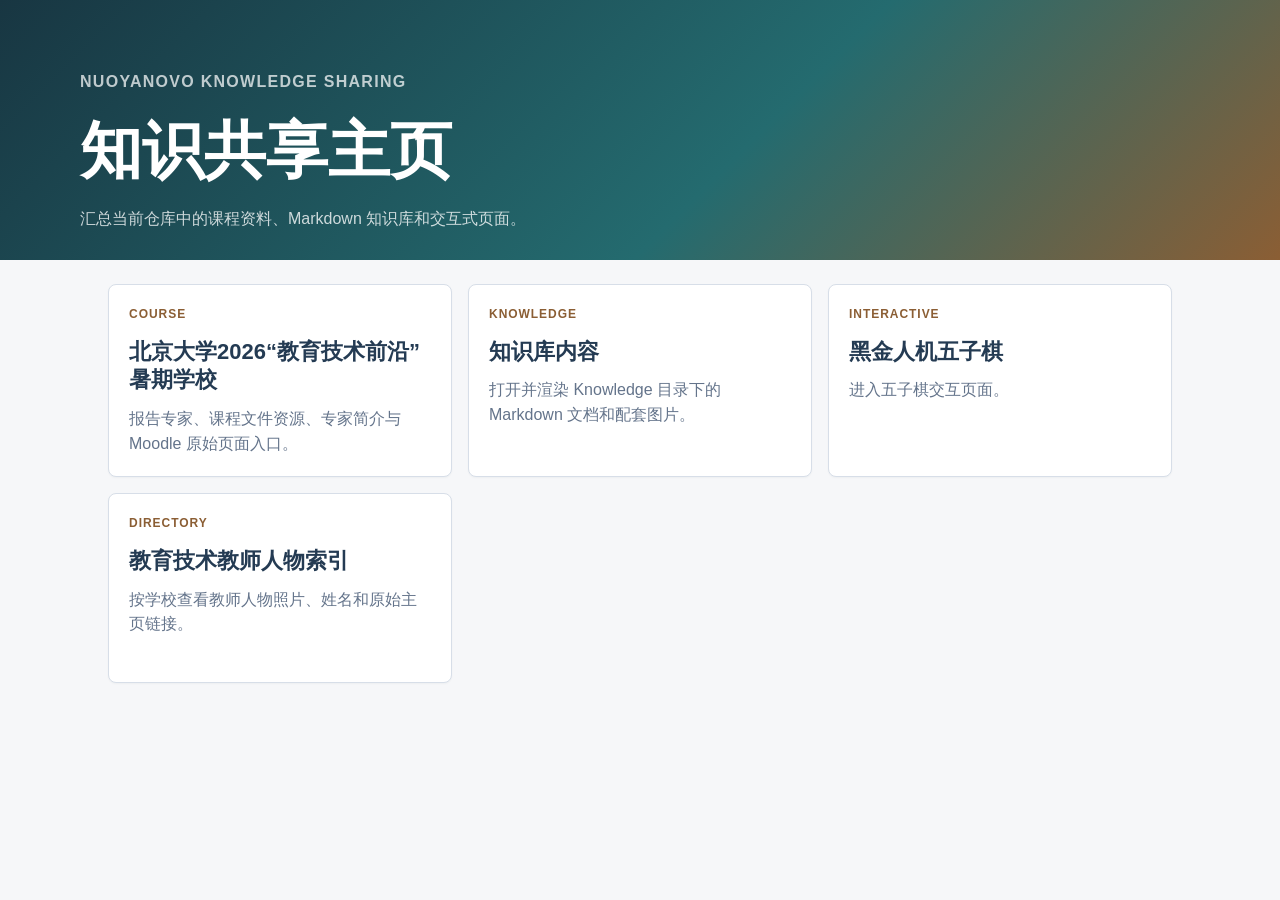
<file: index.html>
<!doctype html>
<html lang="zh-CN">
<head>
  <meta charset="utf-8">
  <meta name="viewport" content="width=device-width, initial-scale=1">
  <title>NuoyanoVo Knowledge Sharing</title>
  <link rel="icon" type="image/svg+xml" href="assets/site-icon.svg">
  <link rel="stylesheet" href="styles.css">
</head>
<body class="home-page">
  <header class="home-header">
    <div>
      <p class="home-eyebrow">NuoyanoVo Knowledge Sharing</p>
      <h1>知识共享主页</h1>
      <p>汇总当前仓库中的课程资料、Markdown 知识库和交互式页面。</p>
    </div>
  </header>
  <main class="home-main">
    <section class="home-grid" aria-label="页面入口">
      <a class="home-card" href="北京大学2026“教育技术前沿”暑期学校/index.html">
        <span class="home-card-kicker">Course</span>
        <strong>北京大学2026“教育技术前沿”暑期学校</strong>
        <span>报告专家、课程文件资源、专家简介与 Moodle 原始页面入口。</span>
      </a>
      <a class="home-card" href="Knowledge/knowledge.html">
        <span class="home-card-kicker">Knowledge</span>
        <strong>知识库内容</strong>
        <span>打开并渲染 Knowledge 目录下的 Markdown 文档和配套图片。</span>
      </a>
      <a class="home-card" href="gobang/gobang.html">
        <span class="home-card-kicker">Interactive</span>
        <strong>黑金人机五子棋</strong>
        <span>进入五子棋交互页面。</span>
      </a>
      <a class="home-card" href="教育技术/teacher_profiles.html">
        <span class="home-card-kicker">Directory</span>
        <strong>教育技术教师人物索引</strong>
        <span>按学校查看教师人物照片、姓名和原始主页链接。</span>
      </a>
    </section>
  </main>
</body>
</html>
</file>
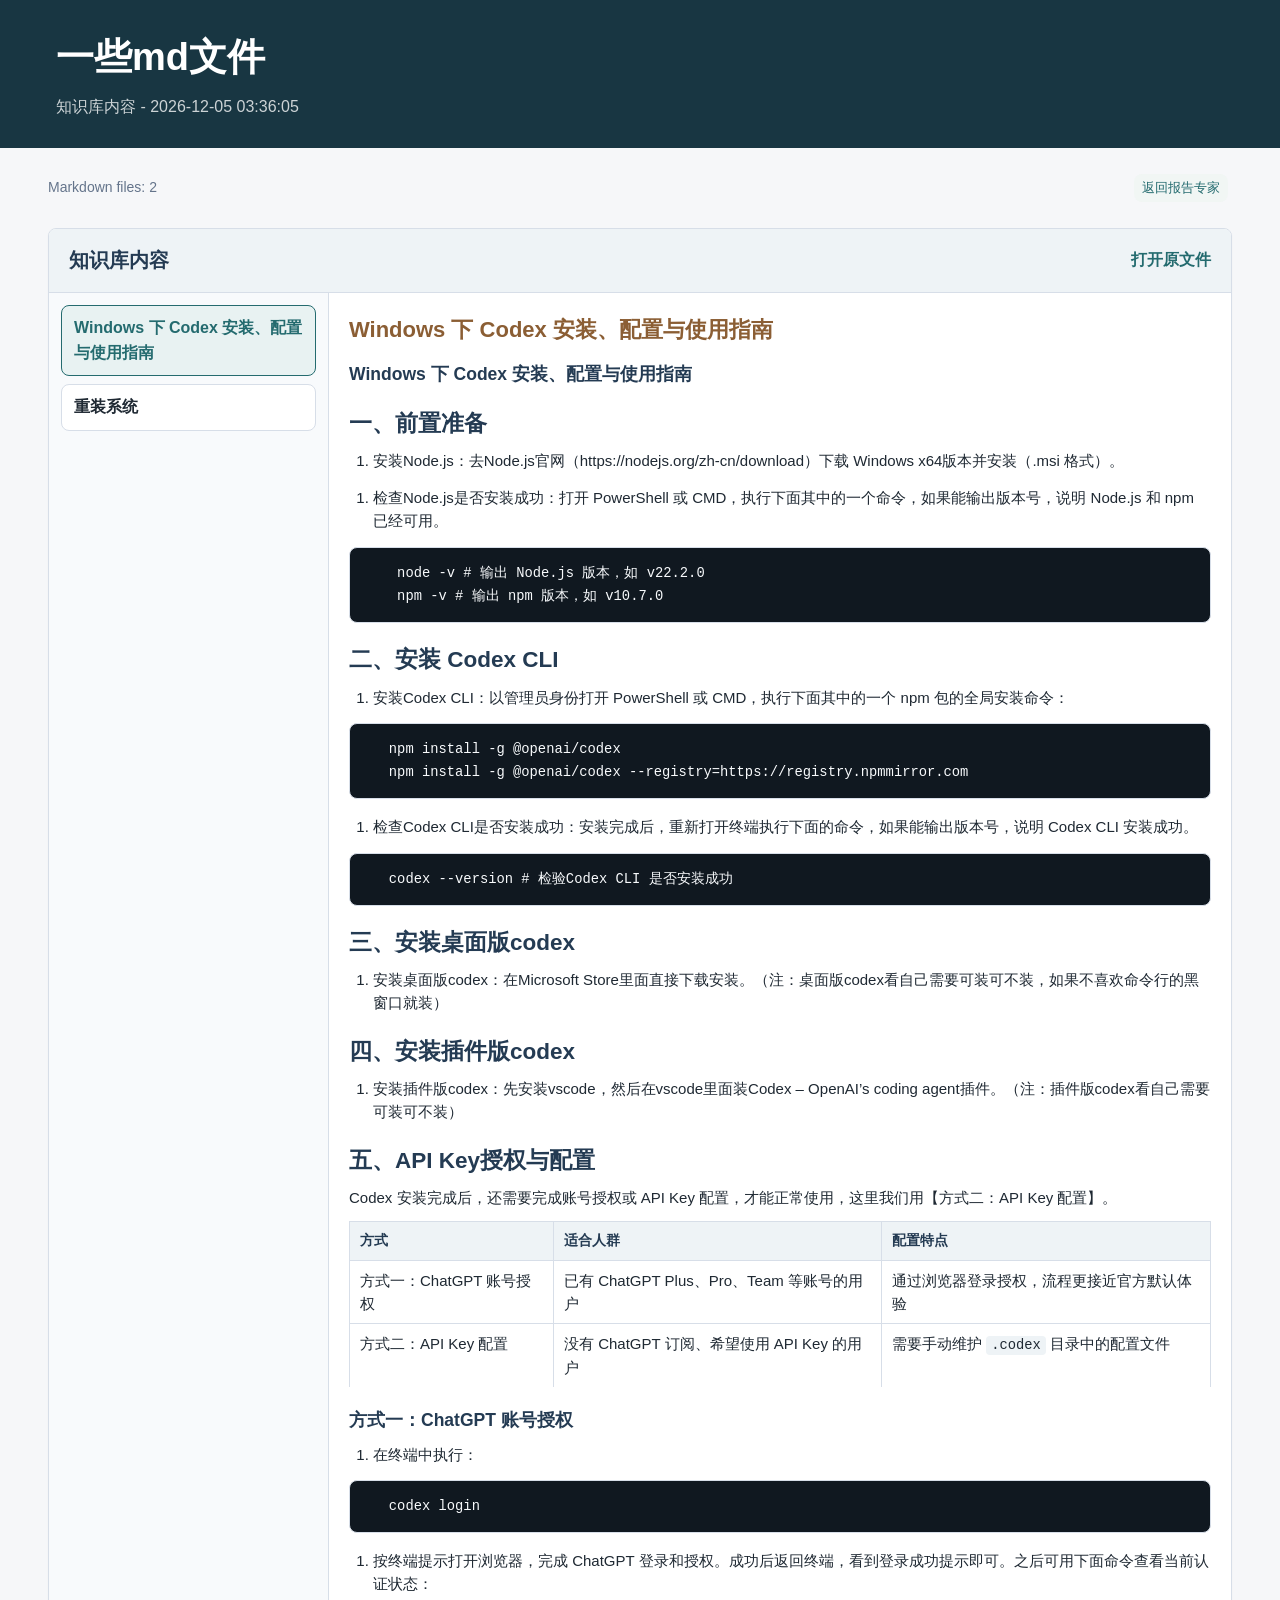
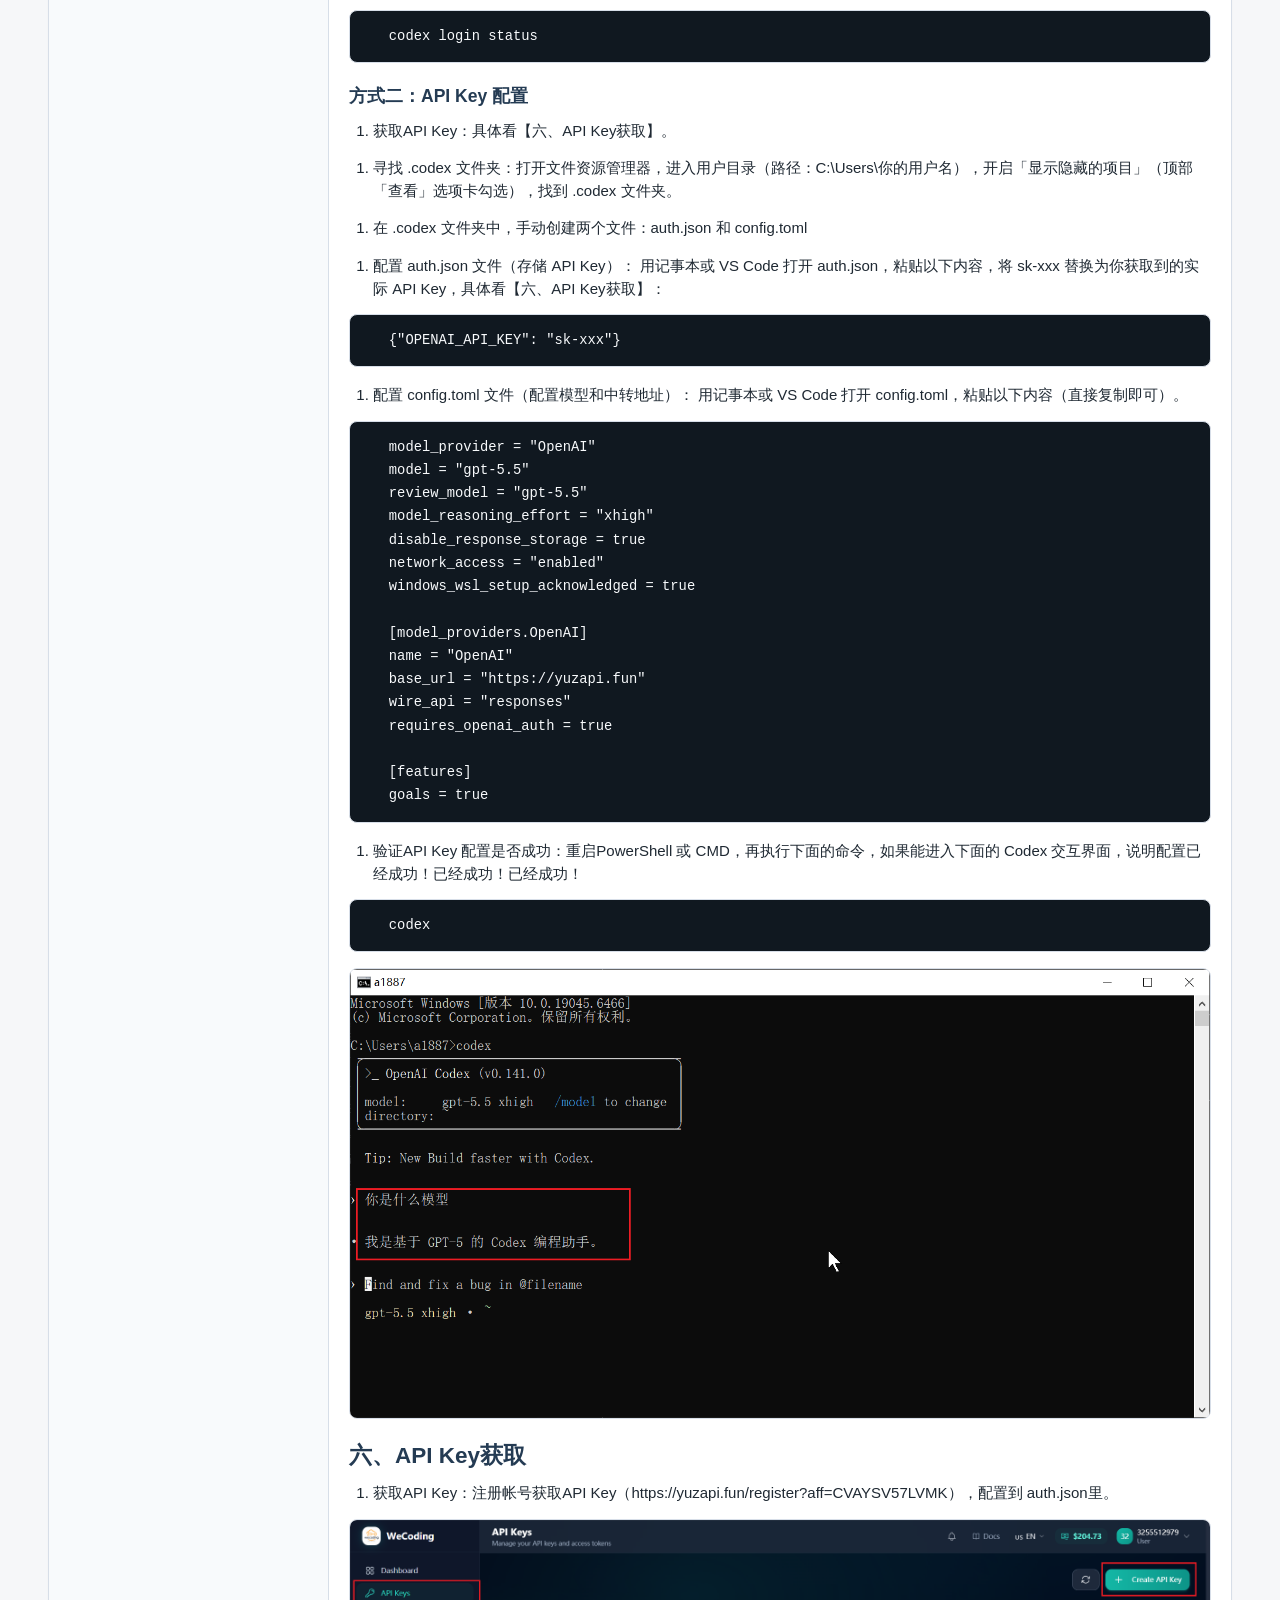
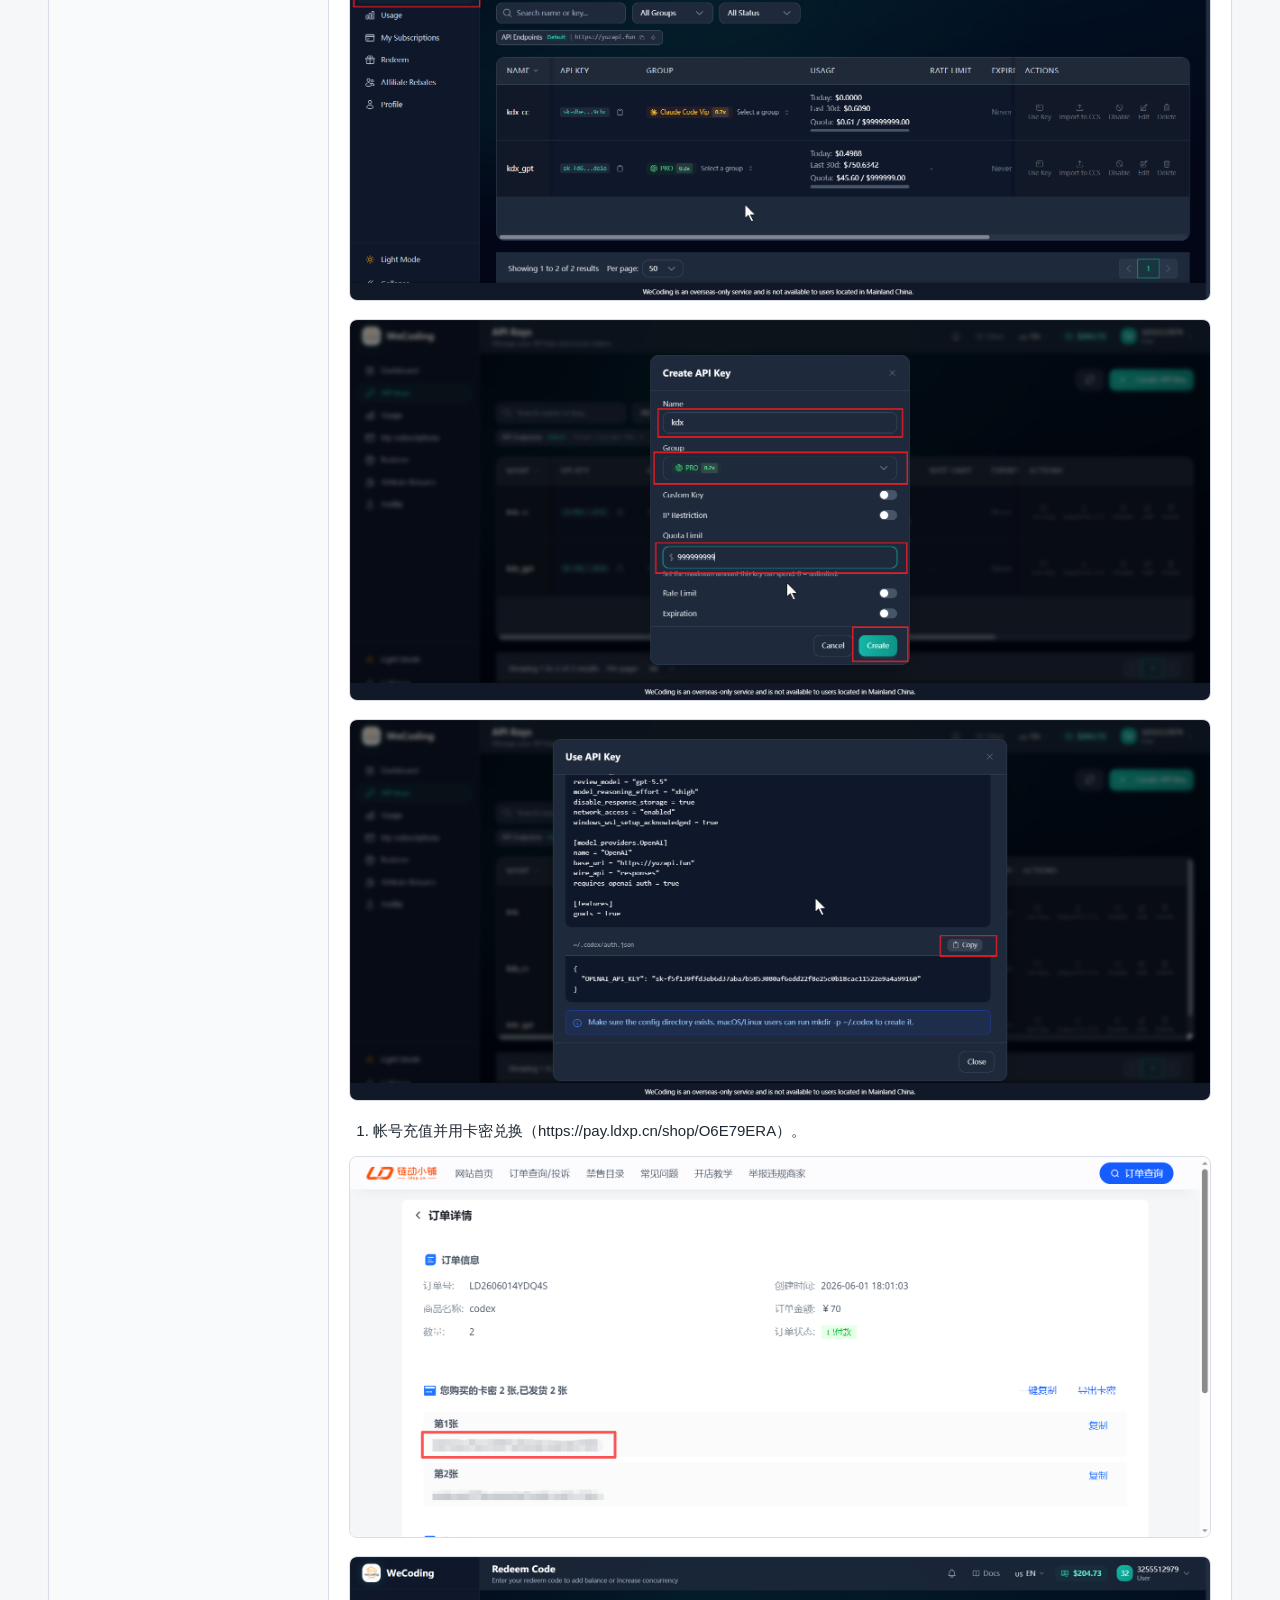
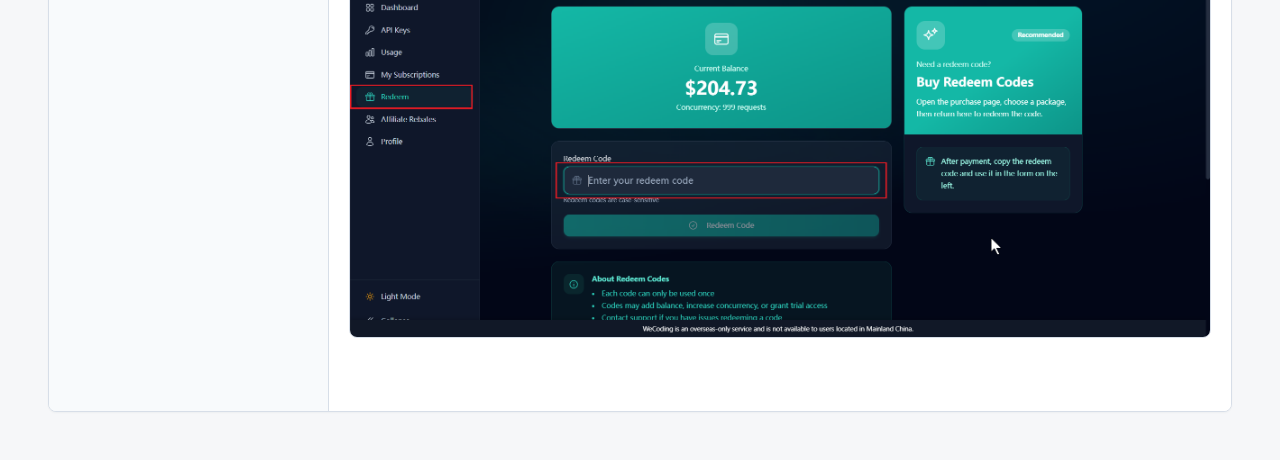
<file: knowledge.html>
﻿<!doctype html>
<html lang="zh-CN">
<head>
  <meta charset="utf-8">
  <meta name="viewport" content="width=device-width, initial-scale=1">
  <title>一些md文件</title>
  <link rel="icon" type="image/svg+xml" href="assets/site-icon.svg">
  <link rel="stylesheet" href="styles.css">
</head>
<body>
  <header>
    <h1>一些md文件</h1>
    <p>知识库内容 - <time id="generated-time"></time></p>
  </header>
  <main>
    <div class="toolbar">
      <div class="summary">Markdown files: 2</div>
      <a class="resource-chip" href="index.html">返回报告专家</a>
    </div>
    <section class="knowledge" id="knowledge">
      <div class="knowledge-head">
        <h2>知识库内容</h2>
        <a id="knowledge-open" class="knowledge-open" href="Knowledge/codex-install.md" target="_blank" rel="noreferrer">打开原文件</a>
      </div>
      <div class="knowledge-layout">
        <nav id="knowledge-list" class="knowledge-list" aria-label="知识库 Markdown 文件"></nav>
        <article class="knowledge-reader">
          <h3 id="knowledge-title" class="knowledge-title"></h3>
          <div id="knowledge-content" class="markdown-body" aria-live="polite"></div>
        </article>
      </div>
    </section>
  </main>

  <script id="knowledge-data" type="application/json">
[
    {
        "title":  "Windows 下 Codex 安装、配置与使用指南",
        "path":  "Knowledge/codex-install.md",
        "content":  "# Windows 下 Codex 安装、配置与使用指南\n\n## 一、前置准备\n\n1. 安装Node.js：去Node.js官网（https://nodejs.org/zh-cn/download）下载 Windows x64版本并安装（.msi 格式）。\n\n2. 检查Node.js是否安装成功：打开 PowerShell 或 CMD，执行下面其中的一个命令，如果能输出版本号，说明 Node.js 和 npm 已经可用。\n\n   ```bash\n    node -v # 输出 Node.js 版本，如 v22.2.0 \n    npm -v # 输出 npm 版本，如 v10.7.0\n   ```\n\n## 二、安装 Codex CLI\n\n1. 安装Codex CLI：以管理员身份打开 PowerShell 或 CMD，执行下面其中的一个 npm 包的全局安装命令：\n\n   ```bash\n   npm install -g @openai/codex\n   npm install -g @openai/codex --registry=https://registry.npmmirror.com\n   ```\n\n\n2. 检查Codex CLI是否安装成功：安装完成后，重新打开终端执行下面的命令，如果能输出版本号，说明 Codex CLI 安装成功。\n\n   ```bash\n   codex --version # 检验Codex CLI 是否安装成功\n   ```\n\n## 三、安装桌面版codex\n\n1. 安装桌面版codex：在Microsoft Store里面直接下载安装。（注：桌面版codex看自己需要可装可不装，如果不喜欢命令行的黑窗口就装）\n\n## 四、安装插件版codex\n\n1. 安装插件版codex：先安装vscode，然后在vscode里面装Codex – OpenAI’s coding agent插件。（注：插件版codex看自己需要可装可不装）\n\n## 五、API Key授权与配置\n\nCodex 安装完成后，还需要完成账号授权或 API Key 配置，才能正常使用，这里我们用【方式二：API Key 配置】。\n\n| 方式                     | 适合人群                                   | 配置特点                                   |\n| ------------------------ | ------------------------------------------ | ------------------------------------------ |\n| 方式一：ChatGPT 账号授权 | 已有 ChatGPT Plus、Pro、Team 等账号的用户  | 通过浏览器登录授权，流程更接近官方默认体验 |\n| 方式二：API Key 配置     | 没有 ChatGPT 订阅、希望使用 API Key 的用户 | 需要手动维护 `.codex` 目录中的配置文件     |\n\n### 方式一：ChatGPT 账号授权\n\n1. 在终端中执行：\n\n   ```bash\n   codex login\n   ```\n\n\n2. 按终端提示打开浏览器，完成 ChatGPT 登录和授权。成功后返回终端，看到登录成功提示即可。之后可用下面命令查看当前认证状态：\n\n   ```bash\n   codex login status\n   ```\n\n### 方式二：API Key 配置\n\n1. 获取API Key：具体看【六、API Key获取】。\n\n2. 寻找 .codex 文件夹：打开文件资源管理器，进入用户目录（路径：C:\\Users\\你的用户名），开启「显示隐藏的项目」（顶部「查看」选项卡勾选），找到 .codex 文件夹。\n\n3. 在 .codex 文件夹中，手动创建两个文件：auth.json 和 config.toml\n\n4. 配置 auth.json 文件（存储 API Key）： 用记事本或 VS Code 打开 auth.json，粘贴以下内容，将 sk-xxx 替换为你获取到的实际 API Key，具体看【六、API Key获取】：\n\n   ```bash\n   {\"OPENAI_API_KEY\": \"sk-xxx\"}\n   ```\n\n\n5. 配置 config.toml 文件（配置模型和中转地址）： 用记事本或 VS Code 打开 config.toml，粘贴以下内容（直接复制即可）。\n\n   ```bash\n   model_provider = \"OpenAI\"\n   model = \"gpt-5.5\"\n   review_model = \"gpt-5.5\"\n   model_reasoning_effort = \"xhigh\"\n   disable_response_storage = true\n   network_access = \"enabled\"\n   windows_wsl_setup_acknowledged = true\n\n   [model_providers.OpenAI]\n   name = \"OpenAI\"\n   base_url = \"https://yuzapi.fun\"\n   wire_api = \"responses\"\n   requires_openai_auth = true\n\n   [features]\n   goals = true\n   ```\n\n\n6. 验证API Key 配置是否成功：重启PowerShell 或 CMD，再执行下面的命令，如果能进入下面的 Codex 交互界面，说明配置已经成功！已经成功！已经成功！\n\n   ```bash\n   codex\n   ```\n\n   ![78196340606](codex-install.assets/1781963406063.png)\n\n## 六、API Key获取\n\n1. 获取API Key：注册帐号获取API Key（https://yuzapi.fun/register?aff=CVAYSV57LVMK），配置到 auth.json里。\n\n   ![78196360449](codex-install.assets/1781963604495.png)\n\n   ![78196372720](codex-install.assets/1781963727205.png)\n\n   ![78196387975](codex-install.assets/1781963879759.png)\n\n2. 帐号充值并用卡密兑换（https://pay.ldxp.cn/shop/O6E79ERA）。\n\n   ![78177177111](codex-install.assets/1781771771117.png)\n\n   ![78196429507](codex-install.assets/1781964295073.png)\n\n   ​\n\n\n\n"
    },
    {
        "title":  "重装系统",
        "path":  "Knowledge/重装系统方法.md",
        "content":  "# 重装系统\r\n\r\n## 认识基本知识\r\n\r\n1.  装系统的本质：运行在U盘内存放好的windows镜像\r\n2.  安装系统的方法：第一种：微软官方ISO镜像文件直接写入；第二种：PE便携式操作系统辅助安装写入（PE (Preinstallation Environment, 预安装环境)）。\r\n\r\n\r\n3.  U盘格式化的方式：FAT32：单个分区不能超过32G，单个文件不能超过4G。exFAT和NTFS：老旧主板和老旧电脑无法识别。\r\n\r\n\r\n4.  磁盘分区格式和启动引导：开机引导方式：Legacy引导、UEFI引导；存储数据的结构：MBR分区、GPT分区；MBR分区要用Legacy引导，GPT分区的要用UEFI引导。\r\n\r\n## 第一种：微软官方ISO镜像文件直接写入\r\n\r\n1.  下载系统安装文件进U盘\r\n\r\n```\r\n百度搜索微软官网下载win10\r\n下载win10启动盘制作工具\r\n打开win10启动盘制作工具\r\n接受许可条款\r\n选择为另一台电脑创建安装介质（U盘、DVD或ISO文件）\r\n选择U盘（ISO文件就是单纯下载安装包）\r\n加载中，U盘被格式化为FAT32格式\r\nU盘有了win10的安装文件（安装系统时文件必须放在根目录下）\r\n```\r\n\r\n2.  正式安装\r\n\r\n```\r\n进入BIOS画面（按开机按钮并不断按delete键（不同电脑不一样，可能是F2、F10、F12）;可以修改语言为中文；把UEFI引导的U盘放置于第一启动项，优先于磁盘本身启动；选择Exit选项卡下的Save Change \u0026 Rest（即保存并重启电脑））\r\n进入安装流程（下一步；下一步；删除分区；新建分区；选择C盘；（有可能会报错，那么刷新；新建分区；选择C盘）；下一步；加载中：写入系统；10秒后重启；拔掉U盘;Win10初始化界面（自由选择；等待几分钟））\r\n调出我的电脑和控制面板（桌面右键，个性化，主题，桌面图标设置，勾选计算机，控制面板，确定）\r\n装驱动\r\n```\r\n\r\n3.  BIOS的高级模式：\r\n\r\n```\r\nBoot选项卡下的Boot Option #1选择为UEFI引导的U盘；\r\nExit选项卡下的Save Change \u0026 Rest（即保存并重启电脑）\r\n```\r\n\r\n4.  转换分区表类型\r\n\r\n```\r\n报错：Windows无法安装到这个磁盘。选中的磁盘采用MBR分区表。在EFI系统上，windows只能安装到GPT磁盘。\r\n\r\n方法1.转硬盘格式\r\n在当前安装界面按住【Shift】+【F10】调出命令提示符窗口；\r\n输入【diskpart】，按回车执行;\r\n进入DISKPART命令模式，输入【list disk】回车，列出当前磁盘信息；\r\n要转换磁盘0格式，则输入【select disk 0】回车，输入【clean】，删除磁盘分区；\r\n输入【convert gpt】则转为GPT；或者输入【convert MBR】 转换为 MBR格式；\r\n最后输入两次 【exit】 回车退出命令提示符，返回安装界面继续安装系统。\r\n```\r\n\r\n![](重装系统方法.assets/image1.jpeg)\r\n\r\n## 第二种：PE便携式操作系统辅助安装写入\r\n\r\n1.  微PE制作\r\n\r\n```\r\n百度搜索微PE进入微PE官网\r\n下载：微PE工具箱V2.0 64位\r\n打开微PE安装包，安装进U盘内\r\nU盘被分成两个分区\r\n下载win10的ISO文件\r\n```\r\n\r\n2.  MSDN下载纯净版ISO镜像文件\r\n\r\n```\r\n检验文件完整性：哈希值\r\nIHasher计算哈希值\r\n```\r\n\r\n3.  安装步骤\r\n\r\n```\r\n进入BIOS画面（按开机按钮并不断按delete键，不同电脑不一样，可能是F2、F10、F12）；把UEFI引导的U盘放置于第一启动项，优先于磁盘本身启动，保存并退出 \r\n进入微PE桌面，打开分区工具，快速分区（注意对齐分区到此扇区的整数倍、转换分区表类型为GUID格式）\r\n自备网卡驱动或是驱动精灵装网卡驱动、其它驱动\r\n调出我的电脑和控制面板（个性化，主题，桌面图标设置）\r\n```\r\n\r\n![mage](重装系统方法.assets/image2.jpeg)\r\n\r\n![mage](重装系统方法.assets/image3.jpeg)\r\n\r\n![mage](重装系统方法.assets/image4.jpeg)\r\n\r\n![mage](重装系统方法.assets/image5.jpeg)\r\n\r\n\r\n\r\n## 安装中间中断出错以及解决\r\n\r\n![mage](重装系统方法.assets/image6.png)\r\n\r\n![mage](重装系统方法.assets/image7.png)\r\n\r\nShift+f10；regedit；"
    }
]
  </script>
  <script>
    const knowledgeDocs = JSON.parse(document.getElementById('knowledge-data').textContent);
    const generatedTime = document.getElementById('generated-time');
    const knowledgeList = document.getElementById('knowledge-list');
    const knowledgeTitle = document.getElementById('knowledge-title');
    const knowledgeContent = document.getElementById('knowledge-content');
    const knowledgeOpen = document.getElementById('knowledge-open');

    function formatDateTime(date) {
      const pad = (value) => String(value).padStart(2, '0');
      return [
        date.getFullYear(),
        pad(date.getMonth() + 1),
        pad(date.getDate())
      ].join('-') + ' ' + [
        pad(date.getHours()),
        pad(date.getMinutes()),
        pad(date.getSeconds())
      ].join(':');
    }

    const now = new Date();
    generatedTime.textContent = formatDateTime(now);
    generatedTime.dateTime = now.toISOString();

    function escapeHtml(value) {
      return String(value)
        .replace(/&/g, '&amp;')
        .replace(/</g, '&lt;')
        .replace(/>/g, '&gt;')
        .replace(/"/g, '&quot;')
        .replace(/'/g, '&#39;');
    }

    function resolveMarkdownUrl(url, docPath) {
      const trimmed = url.trim();
      if (/^(https?:|mailto:|tel:|#|data:|blob:)/i.test(trimmed)) return trimmed;
      const base = docPath.slice(0, docPath.lastIndexOf('/') + 1);
      return base + trimmed.replace(/^\.?\//, '');
    }

    function renderInlineMarkdown(text, docPath) {
      return escapeHtml(text)
        .replace(/\x60([^\x60]+)\x60/g, '<code>$1</code>')
        .replace(/\*\*([^*]+)\*\*/g, '<strong>$1</strong>')
        .replace(/\[([^\]]+)\]\(([^)]+)\)/g, (_, label, url) => {
          const href = encodeURI(resolveMarkdownUrl(url, docPath));
          return '<a href="' + escapeHtml(href) + '" target="_blank" rel="noreferrer">' + label + '</a>';
        });
    }

    function isTableSeparator(line) {
      return /^\s*\|?\s*:?-{3,}:?\s*(\|\s*:?-{3,}:?\s*)+\|?\s*$/.test(line);
    }

    function parseTableRow(line) {
      return line.trim().replace(/^\|/, '').replace(/\|$/, '').split('|').map((cell) => cell.trim());
    }

    function renderTable(lines, docPath) {
      const header = parseTableRow(lines[0]);
      const rows = lines.slice(2).map(parseTableRow);
      const headHtml = header.map((cell) => '<th>' + renderInlineMarkdown(cell, docPath) + '</th>').join('');
      const bodyHtml = rows.map((row) => {
        return '<tr>' + row.map((cell) => '<td>' + renderInlineMarkdown(cell, docPath) + '</td>').join('') + '</tr>';
      }).join('');
      return '<table><thead><tr>' + headHtml + '</tr></thead><tbody>' + bodyHtml + '</tbody></table>';
    }

    function renderMarkdown(markdown, docPath) {
      const lines = markdown.replace(/\r\n/g, '\n').split('\n');
      const html = [];
      let paragraph = [];
      let listType = '';
      let inCode = false;
      let codeLines = [];

      function flushParagraph() {
        if (!paragraph.length) return;
        html.push('<p>' + renderInlineMarkdown(paragraph.join(' '), docPath) + '</p>');
        paragraph = [];
      }

      function closeList() {
        if (!listType) return;
        html.push('</' + listType + '>');
        listType = '';
      }

      for (let index = 0; index < lines.length; index += 1) {
        const line = lines[index];
        const trimmed = line.trim();

        if (trimmed.startsWith('\x60\x60\x60')) {
          if (inCode) {
            html.push('<pre><code>' + escapeHtml(codeLines.join('\n')) + '</code></pre>');
            codeLines = [];
            inCode = false;
          } else {
            flushParagraph();
            closeList();
            inCode = true;
          }
          continue;
        }

        if (inCode) {
          codeLines.push(line);
          continue;
        }

        if (!trimmed) {
          flushParagraph();
          closeList();
          continue;
        }

        if (line.includes('|') && lines[index + 1] && isTableSeparator(lines[index + 1])) {
          flushParagraph();
          closeList();
          const tableLines = [line, lines[index + 1]];
          index += 2;
          while (index < lines.length && lines[index].includes('|')) {
            tableLines.push(lines[index]);
            index += 1;
          }
          index -= 1;
          html.push(renderTable(tableLines, docPath));
          continue;
        }

        const heading = trimmed.match(/^(#{1,6})\s+(.+)$/);
        if (heading) {
          flushParagraph();
          closeList();
          const level = heading[1].length;
          html.push('<h' + level + '>' + renderInlineMarkdown(heading[2], docPath) + '</h' + level + '>');
          continue;
        }

        const image = trimmed.match(/^!\[([^\]]*)\]\(([^)]+)\)$/);
        if (image) {
          flushParagraph();
          closeList();
          const src = encodeURI(resolveMarkdownUrl(image[2], docPath));
          html.push('<img src="' + escapeHtml(src) + '" alt="' + escapeHtml(image[1]) + '">');
          continue;
        }

        const ordered = trimmed.match(/^\d+\.\s+(.+)$/);
        if (ordered) {
          flushParagraph();
          if (listType !== 'ol') {
            closeList();
            listType = 'ol';
            html.push('<ol>');
          }
          html.push('<li>' + renderInlineMarkdown(ordered[1], docPath) + '</li>');
          continue;
        }

        const unordered = trimmed.match(/^[-*]\s+(.+)$/);
        if (unordered) {
          flushParagraph();
          if (listType !== 'ul') {
            closeList();
            listType = 'ul';
            html.push('<ul>');
          }
          html.push('<li>' + renderInlineMarkdown(unordered[1], docPath) + '</li>');
          continue;
        }

        paragraph.push(trimmed);
      }

      if (inCode) {
        html.push('<pre><code>' + escapeHtml(codeLines.join('\n')) + '</code></pre>');
      }
      flushParagraph();
      closeList();

      return html.join('\n');
    }

    async function getMarkdown(doc) {
      try {
        const response = await fetch(encodeURI(doc.path), { cache: 'no-cache' });
        if (!response.ok) throw new Error('Cannot load markdown');
        return await response.text();
      } catch (error) {
        return doc.content || '';
      }
    }

    async function loadKnowledgeDoc(doc, button) {
      document.querySelectorAll('.knowledge-item').forEach((item) => item.classList.remove('active'));
      button.classList.add('active');
      knowledgeTitle.textContent = doc.title;
      knowledgeOpen.href = doc.path;
      knowledgeContent.innerHTML = '<p class="muted">加载中...</p>';
      const markdown = await getMarkdown(doc);
      knowledgeContent.innerHTML = renderMarkdown(markdown, doc.path);
    }

    knowledgeDocs.forEach((doc, index) => {
      const button = document.createElement('button');
      button.className = 'knowledge-item';
      button.type = 'button';
      button.textContent = doc.title;
      button.addEventListener('click', () => loadKnowledgeDoc(doc, button));
      knowledgeList.appendChild(button);
      if (index === 0) loadKnowledgeDoc(doc, button);
    });
  </script>
</body>
</html>
</file>
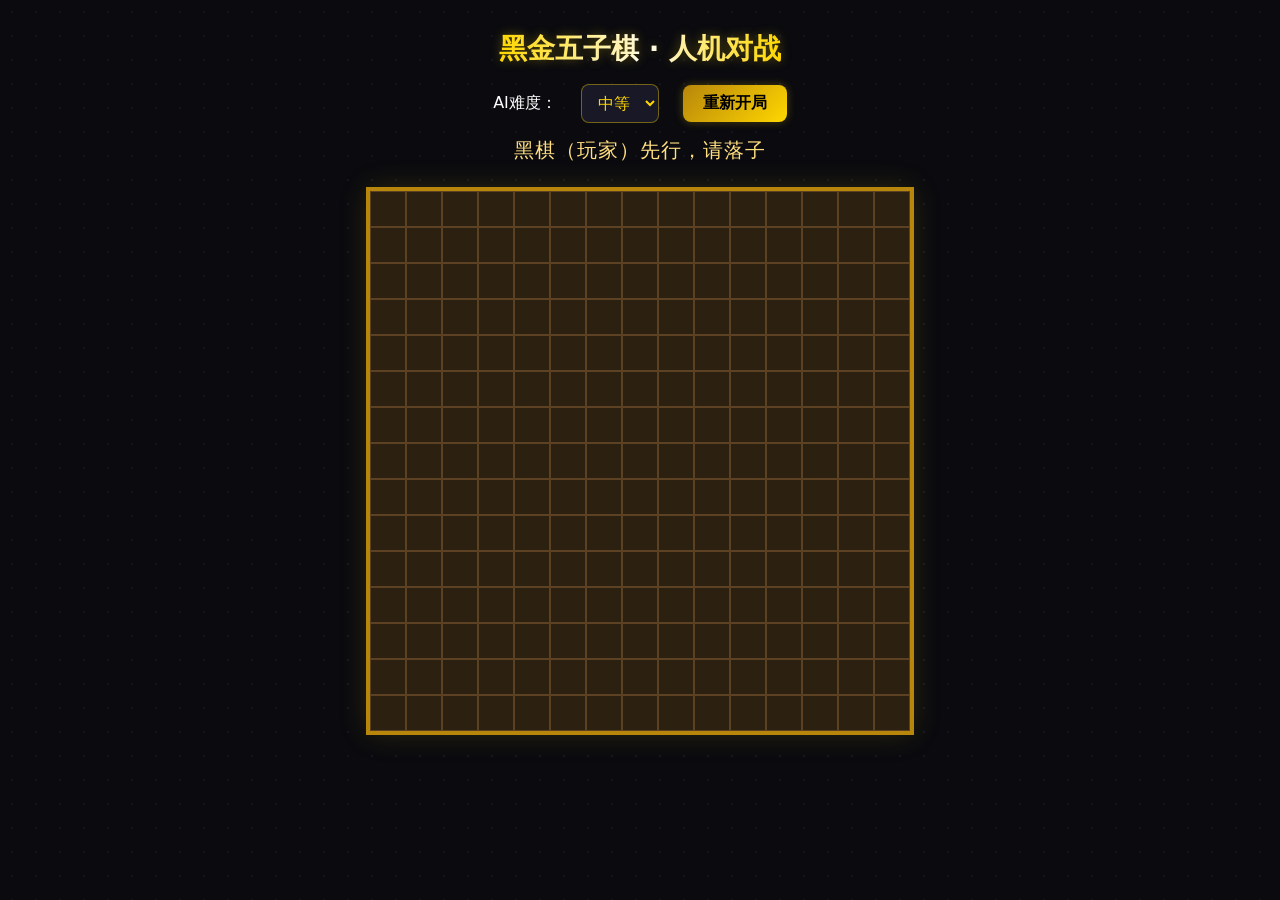
<file: gobang/gobang.html>
<!DOCTYPE html>
<html lang="zh-CN">
<head>
<meta charset="UTF-8">
<title>黑金人机五子棋｜足球预览动效</title>
<style>
*{margin:0;padding:0;box-sizing:border-box;font-family:system-ui,Microsoft YaHei}
body{
    background: #0a0a0f;
    background-image: radial-gradient(#151522 1px, transparent 1px);
    background-size: 24px 24px;
    display: flex;
    flex-direction: column;
    align-items: center;
    padding: 30px 0;
    color: #fff;
}
.title{
    font-size: 28px;
    font-weight: bold;
    background: linear-gradient(90deg,#ffd700,#fff,#ffd700);
    -webkit-background-clip: text;
    color: transparent;
    text-shadow: 0 0 12px #ffd70055;
    margin-bottom: 16px;
}
.header-box{
    display:flex;
    gap:24px;
    align-items:center;
    margin-bottom:14px;
}
#diffSelect{
    padding:8px 12px;
    font-size:16px;
    border-radius:8px;
    background:#181826;
    color:#ffd700;
    border:1px solid #ffd70066;
    outline:none;
    transition: all 0.3s;
}
#diffSelect:focus{
    box-shadow: 0 0 8px #ffd70088;
    border-color:#ffd700;
}
#resetBtn{
    padding:8px 20px;
    background: linear-gradient(135deg,#b8860b,#ffd700);
    border:none;
    color:#000;
    border-radius:8px;
    cursor:pointer;
    font-size:16px;
    font-weight:600;
    transition: 0.3s ease;
    box-shadow: 0 0 10px #ffd70044;
}
#resetBtn:hover{
    transform: translateY(-2px);
    box-shadow: 0 0 18px #ffd70099;
}
#tipText{
    font-size:20px;
    margin-bottom:20px;
    height:30px;
    color:#ffdf80;
    letter-spacing:1px;
}
/* 棋盘容器 */
#boardWrap{
    position:relative;
    box-shadow: 0 0 30px #ffd70022;
    border-radius:4px;
}
#board{
    display:grid;
    grid-template-columns: repeat(15, 36px);
    background:#2c2010;
    border:4px solid #b8860b;
}
.cell{
    width:36px;
    height:36px;
    border:1px solid #5c4222;
    position:relative;
    transition: background 0.2s;
}
.cell:hover{
    background: #402e18;
}
/* 真实棋子 */
.piece{
    width:30px;
    height:30px;
    border-radius:50%;
    position:absolute;
    top:3px;
    left:3px;
    z-index:2;
    box-shadow: 0 2px 6px #0008;
}
.black{
    background:radial-gradient(circle at 30% 30%, #333, #000);
    box-shadow: 0 0 8px #000, inset -3px -3px 6px #0006;
}
.white{
    background:radial-gradient(circle at 30% 30%, #fff, #bbb);
    border:1px solid #999;
    box-shadow: 0 0 8px #fff4, inset -3px -3px 6px #9996;
}
/* 高清写实足球预览 */
#footballPreview{
    width:34px;
    height:34px;
    border-radius:50%;
    background-image: url("data:image/svg+xml,%3Csvg xmlns='http://www.w3.org/2000/svg' viewBox='0 0 100 100'%3E%3Cdefs%3E%3CradialGradient id='ballShade' cx='35%25' cy='35%25' r='70%25'%3E%3Cstop offset='0%25' stop-color='%23ffffff'/%3E%3Cstop offset='100%25' stop-color='%23e0e0e0'/%3E%3C/radialGradient%3E%3C/defs%3E%3Ccircle cx='50' cy='50' r='48' fill='url(%23ballShade)' stroke='%23aaa' stroke-width='1'/%3E%3Cpath d='M50 18 L32 30 L26 50 L32 70 L50 82 L68 70 L74 50 L68 30 Z' fill='none' stroke='%23000' stroke-width='2.8'/%3E%3Ccircle cx='50' cy='22' r='9' fill='%23000'/%3E%3Ccircle cx='24' cy='42' r='9' fill='%23000'/%3E%3Ccircle cx='76' cy='42' r='9' fill='%23000'/%3E%3Ccircle cx='34' cy='72' r='9' fill='%23000'/%3E%3Ccircle cx='66' cy='72' r='9' fill='%23000'/%3E%3Cpath d='M50 18 L50 8' stroke='%23000' stroke-width='2.8'/%3E%3Cpath d='M26 50 L16 50' stroke='%23000' stroke-width='2.8'/%3E%3Cpath d='M74 50 L84 50' stroke='%23000' stroke-width='2.8'/%3E%3Cpath d='M32 70 L24 80' stroke='%23000' stroke-width='2.8'/%3E%3Cpath d='M68 70 L76 80' stroke='%23000' stroke-width='2.8'/%3E%3C/svg%3E");
    background-size:cover;
    position:absolute;
    pointer-events:none;
    z-index:99;
    opacity:0;
    transform: scale(0.85);
    transition: opacity 0.25s ease, transform 0.25s ease;
    animation: roll 0.8s linear infinite;
}
#footballPreview.show{
    opacity:0.88;
    transform: scale(1);
}
/* 足球滚动动画 */
@keyframes roll{
    from{transform:rotate(0deg)}
    to{transform:rotate(360deg)}
}
/* 胜利霓虹弹窗 */
.winMask{
    position:absolute;
    inset:0;
    background:rgba(0,0,0,0.75);
    display:flex;
    align-items:center;
    justify-content:center;
    font-size:42px;
    font-weight:bold;
    z-index:999;
    display:none;
}
.winText{
    background: linear-gradient(90deg,#ffd700,#fff);
    -webkit-background-clip: text;
    color: transparent;
    text-shadow: 0 0 20px #ffd700;
    animation: flash 1.2s ease infinite alternate;
}
@keyframes flash{
    from{filter: brightness(1)}
    to{filter: brightness(1.4)}
}
</style>
</head>
<body>
<div class="title">黑金五子棋 · 人机对战</div>
<div class="header-box">
    <label>AI难度：</label>
    <select id="diffSelect">
        <option value="easy">简单</option>
        <option value="mid" selected>中等</option>
        <option value="hard">困难</option>
    </select>
    <button id="resetBtn">重新开局</button>
</div>
<div id="tipText">黑棋（玩家）先行，请落子</div>
<div id="boardWrap">
    <div id="footballPreview"></div>
    <div id="board"></div>
    <div class="winMask" id="winMask">
        <div class="winText"></div>
    </div>
</div>

<script>
const size = 15;
const boardDom = document.getElementById('board');
const boardWrap = document.getElementById('boardWrap');
const football = document.getElementById('footballPreview');
const tipText = document.getElementById('tipText');
const diffSelect = document.getElementById('diffSelect');
const resetBtn = document.getElementById('resetBtn');
const winMask = document.getElementById('winMask');
const winText = winMask.querySelector('.winText');

// 棋盘数据 0空 1玩家黑 2AI白
let board = [];
let gameOver = false;
let isPlayerTurn = true;

// 初始化棋盘
function initGame(){
    gameOver = false;
    isPlayerTurn = true;
    winMask.style.display = 'none';
    tipText.textContent = '黑棋（玩家）先行，请落子';
    board = Array(size).fill().map(()=>Array(size).fill(0));
    boardDom.innerHTML = '';
    // 生成格子
    for(let y=0;y<size;y++){
        for(let x=0;x<size;x++){
            const cell = document.createElement('div');
            cell.className = 'cell';
            cell.dataset.x = x;
            cell.dataset.y = y;
            // 鼠标移入显示足球预览
            cell.onmousemove = (e)=>{
                if(gameOver || !isPlayerTurn) {
                    football.classList.remove('show');
                    return;
                }
                const rect = cell.getBoundingClientRect();
                const wrapRect = boardWrap.getBoundingClientRect();
                football.style.left = (rect.left - wrapRect.left + 3) + 'px';
                football.style.top = (rect.top - wrapRect.top + 3) + 'px';
                if(board[y][x] === 0){
                    football.classList.add('show');
                }else{
                    football.classList.remove('show');
                }
            }
            cell.onmouseleave = ()=> football.classList.remove('show');
            cell.onclick = ()=> placePiece(x,y,1);
            boardDom.appendChild(cell);
        }
    }
}

// 落子逻辑
function placePiece(x,y,color){
    if(gameOver || !isPlayerTurn) return;
    if(board[y][x] !== 0) return;
    // 放置棋子
    board[y][x] = color;
    renderSinglePiece(x,y,color);
    football.classList.remove('show');
    // 判断胜利
    if(checkWin(x,y,color)){
        gameOver = true;
        winText.textContent = color===1 ? '恭喜你战胜AI！' : 'AI获胜，再接再厉！';
        winMask.style.display = 'flex';
        return;
    }
    // 切换AI回合
    isPlayerTurn = false;
    tipText.textContent = 'AI思考中...';
    setTimeout(()=>aiPlay(), 600);
}

// 渲染单个棋子DOM
function renderSinglePiece(x,y,color){
    const cell = document.querySelector(`.cell[data-x="${x}"][data-y="${y}"]`);
    const piece = document.createElement('div');
    piece.className = 'piece ' + (color===1 ? 'black' : 'white');
    cell.appendChild(piece);
}

// 胜负判定：五连子
function checkWin(x,y,color){
    const dirs = [[1,0],[0,1],[1,1],[1,-1]];
    for(let [dx,dy] of dirs){
        let cnt = 1;
        let cx=x+dx, cy=y+dy;
        while(cx>=0&&cx<size&&cy>=0&&cy<size&&board[cy][cx]===color){cnt++;cx+=dx;cy+=dy}
        cx=x-dx; cy=y-dy;
        while(cx>=0&&cx<size&&cy>=0&&cy<size&&board[cy][cx]===color){cnt++;cx-=dx;cy-=dy}
        if(cnt>=5) return true;
    }
    return false;
}

// AI落子核心（分难度）
function aiPlay(){
    const diff = diffSelect.value;
    let targetX, targetY;
    if(diff === 'easy'){
        // 简单：随机空位
        const empty = [];
        for(let y=0;y<size;y++)for(let x=0;x<size;x++)if(board[y][x]===0)empty.push([x,y]);
        const r = empty[Math.floor(Math.random()*empty.length)];
        targetX=r[0];targetY=r[1];
    }else if(diff === 'mid'){
        // 中等：简单防守+进攻优先
        let best = null;
        let maxScore = -9999;
        for(let y=0;y<size;y++){
            for(let x=0;x<size;x++){
                if(board[y][x]!==0)continue;
                let s = getScore(x,y,2)*1.2 + getScore(x,y,1);
                if(s>maxScore){maxScore=s;best=[x,y]}
            }
        }
        targetX=best[0];targetY=best[1];
    }else{
        // 困难：强力进攻防守评分
        let best = null;
        let maxScore = -9999;
        for(let y=0;y<size;y++){
            for(let x=0;x<size;x++){
                if(board[y][x]!==0)continue;
                let attack = getScore(x,y,2) * 2;
                let defend = getScore(x,y,1) * 1.8;
                let s = attack + defend;
                if(s>maxScore){maxScore=s;best=[x,y]}
            }
        }
        targetX=best[0];targetY=best[1];
    }
    // AI落子
    board[targetY][targetX] = 2;
    renderSinglePiece(targetX, targetY, 2);
    if(checkWin(targetX, targetY, 2)){
        gameOver = true;
        winText.textContent = 'AI获胜，再接再厉！';
        winMask.style.display = 'flex';
        return;
    }
    isPlayerTurn = true;
    tipText.textContent = '轮到你落子（黑棋）';
}

// 棋型评分函数（AI判断依据）
function getScore(x,y,color){
    let total = 0;
    const dirs = [[1,0],[0,1],[1,1],[1,-1]];
    for(let [dx,dy] of dirs){
        let line = [];
        // 左右各4格
        for(let i=-4;i<=4;i++){
            const cx = x + dx*i;
            const cy = y + dy*i;
            if(cx<0||cx>=size||cy<0||cy>=size) line.push(-1);
            else line.push(board[cy][cx]);
        }
        // 统计连续同色计分
        let cnt=0;
        for(let v of line){
            if(v===color) cnt++;
            else cnt=0;
            total += cnt*cnt;
        }
    }
    return total;
}

// 重置游戏
resetBtn.onclick = initGame;
// 页面加载初始化
window.onload = initGame;
</script>
</body>
</html>
</file>
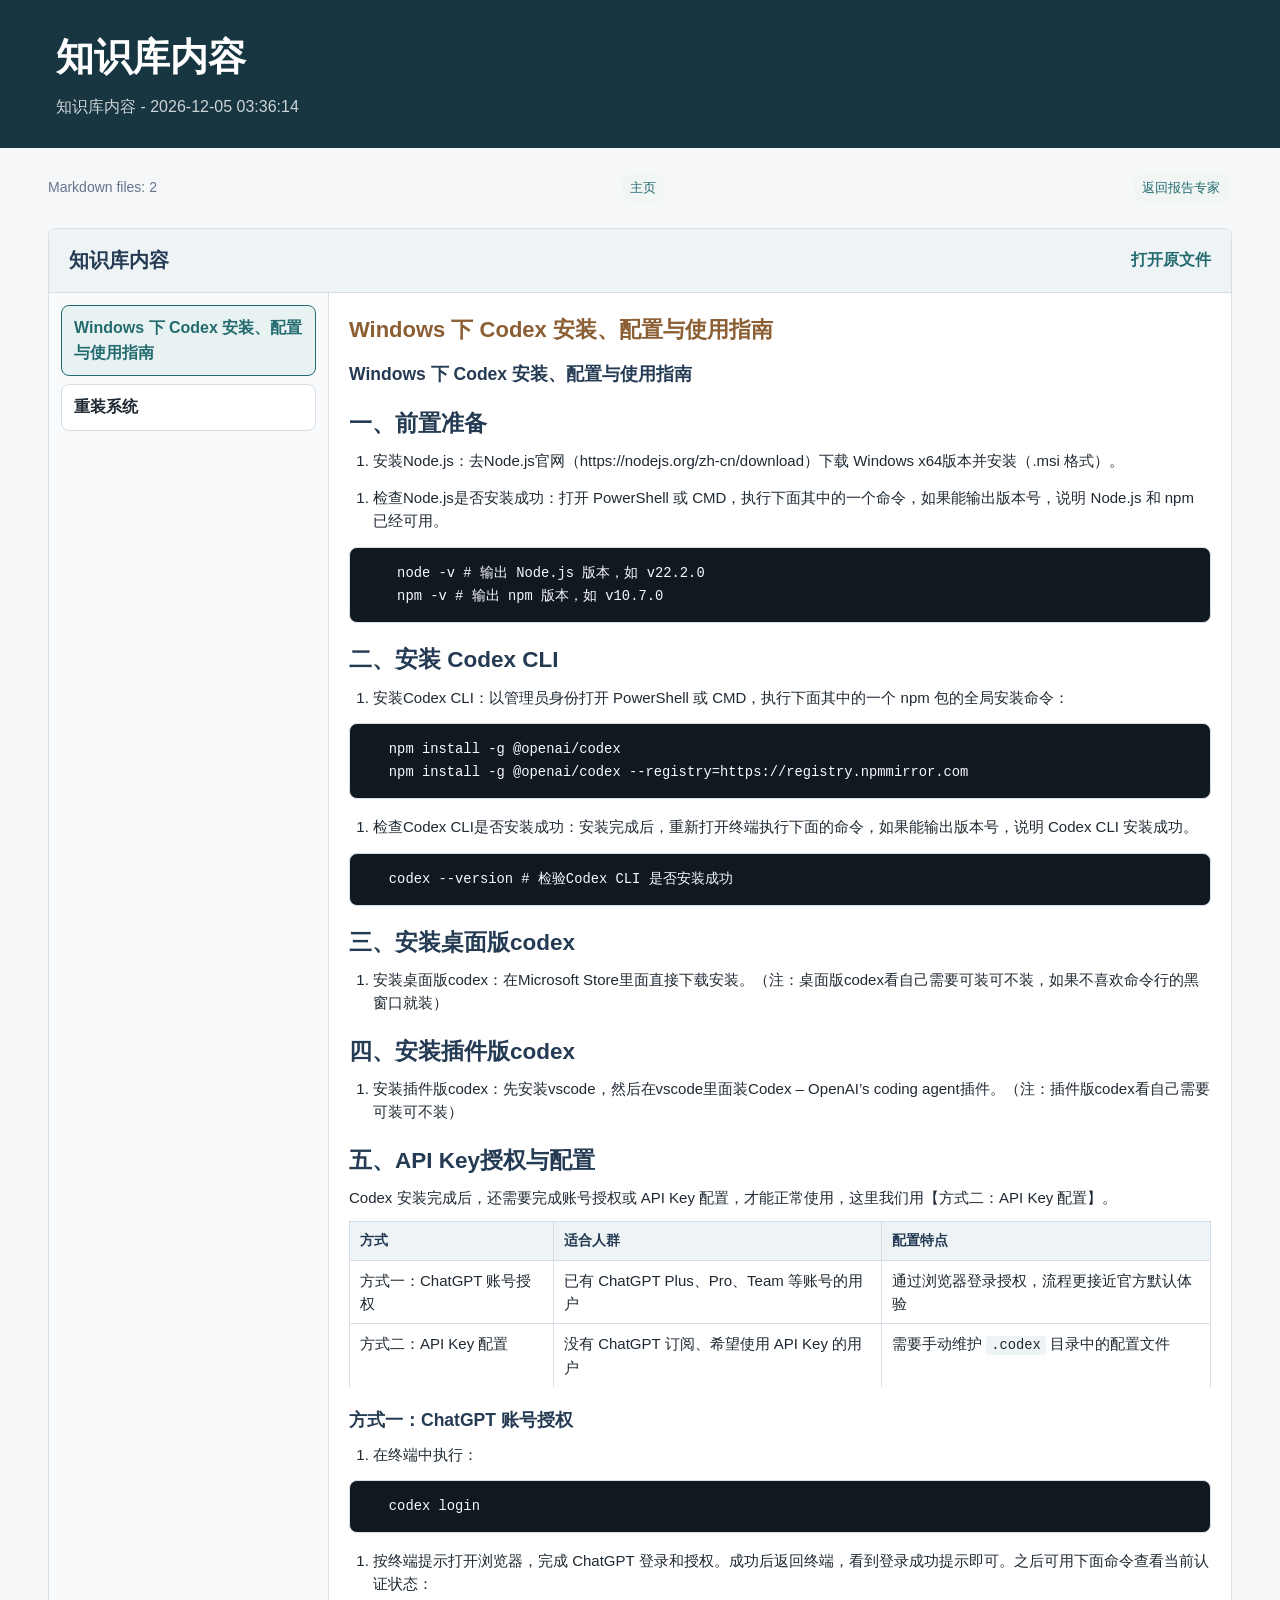
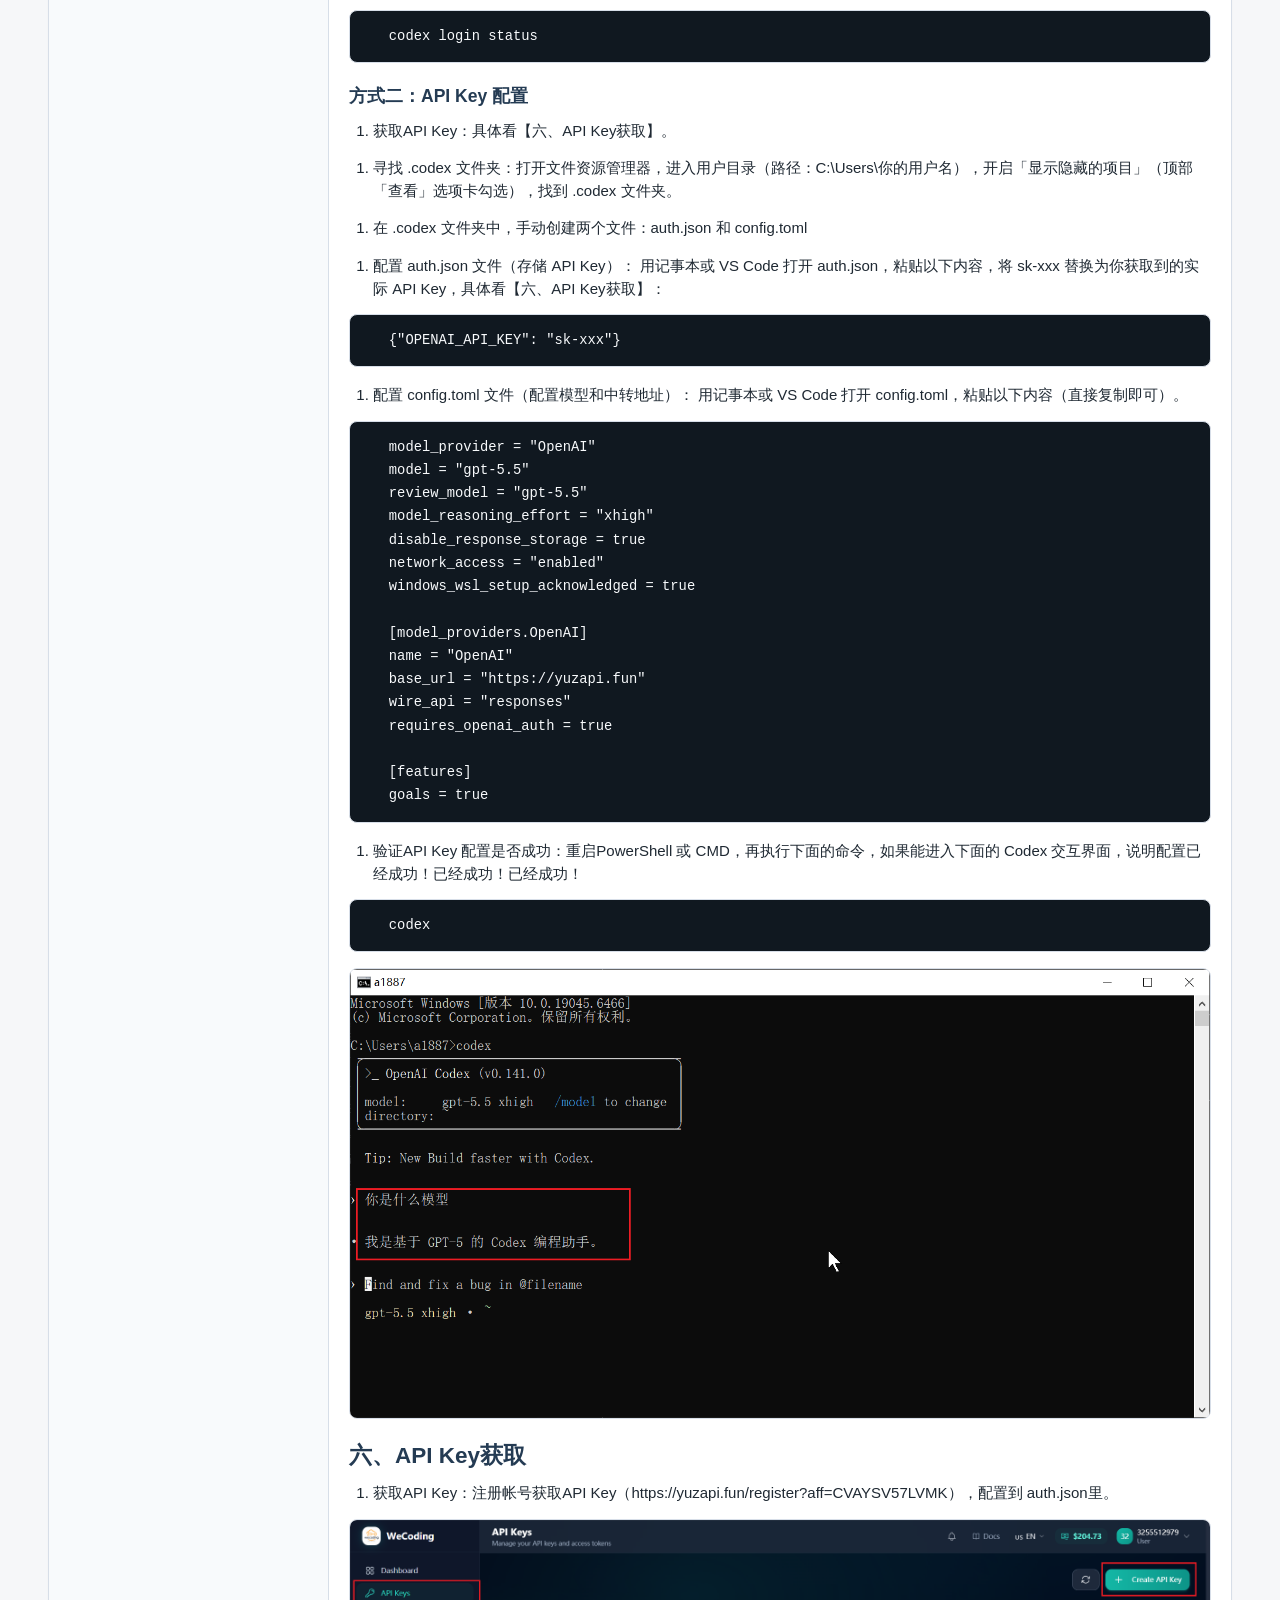
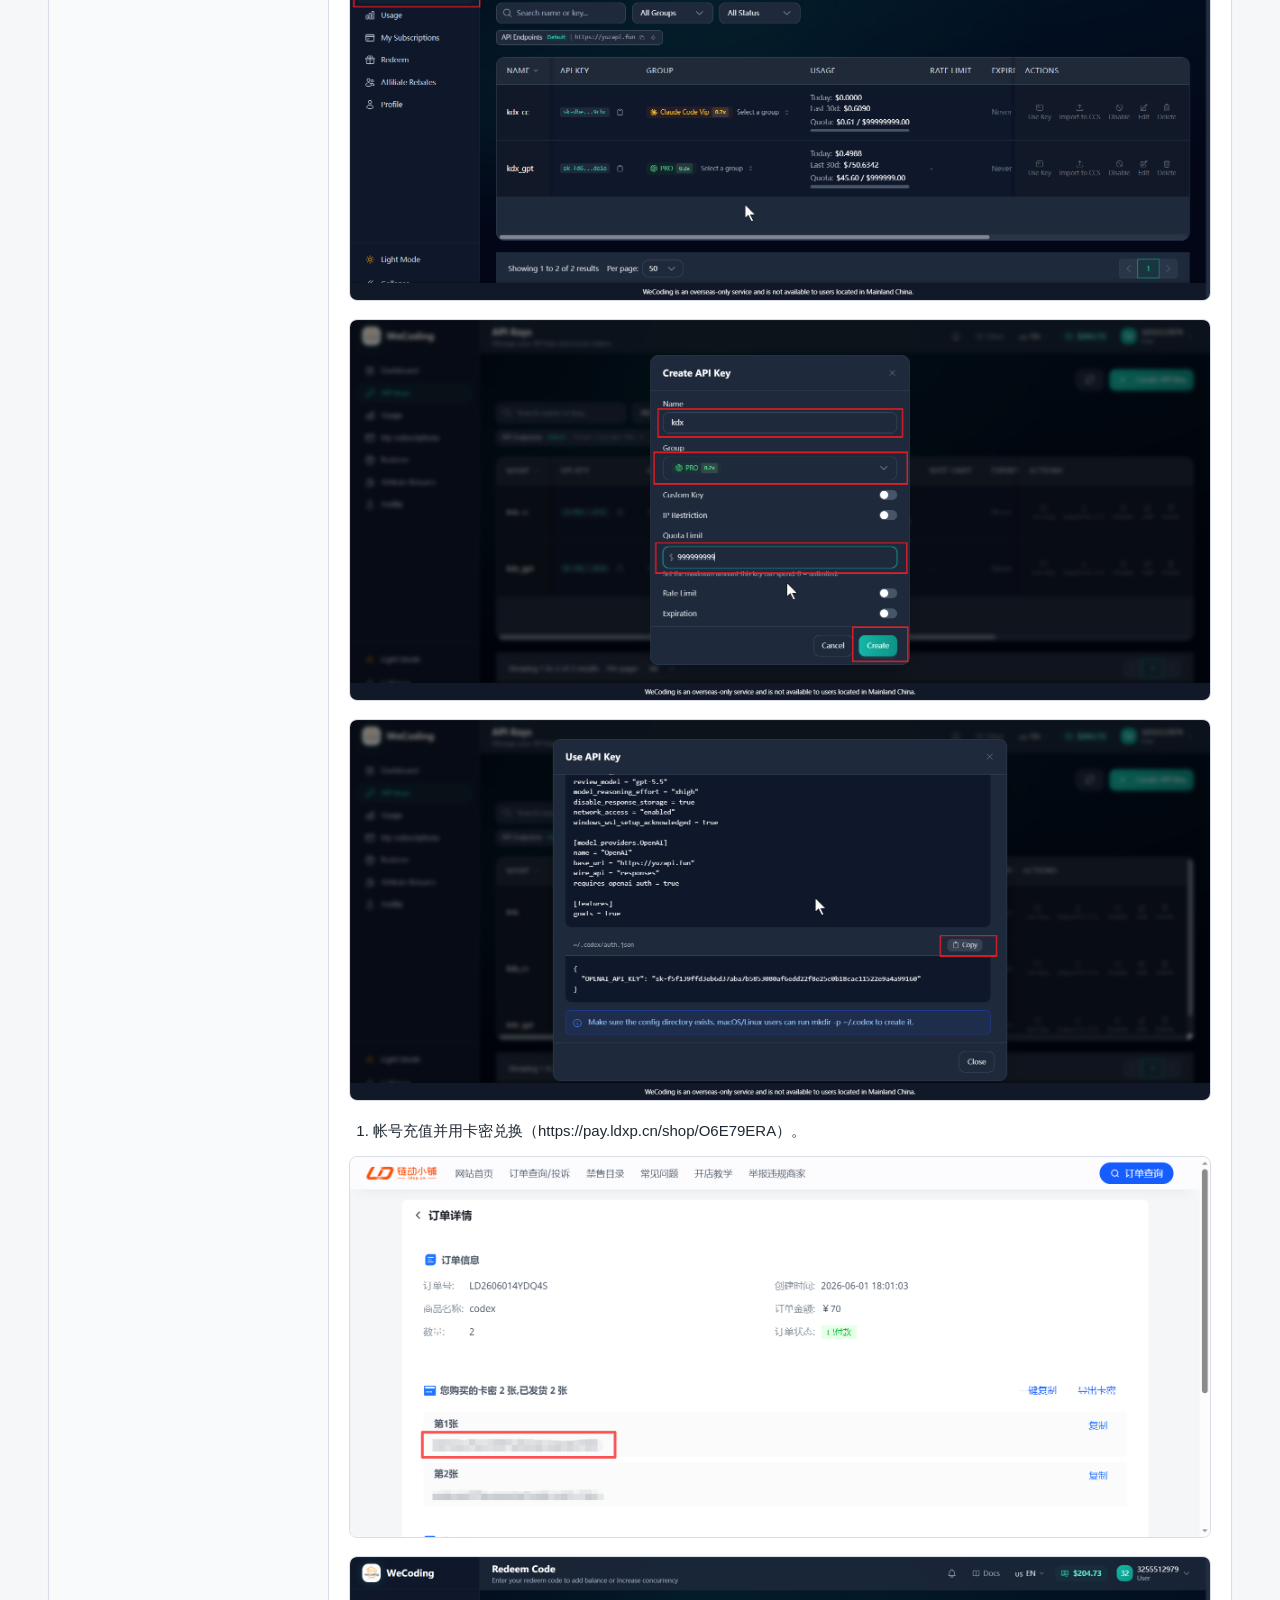
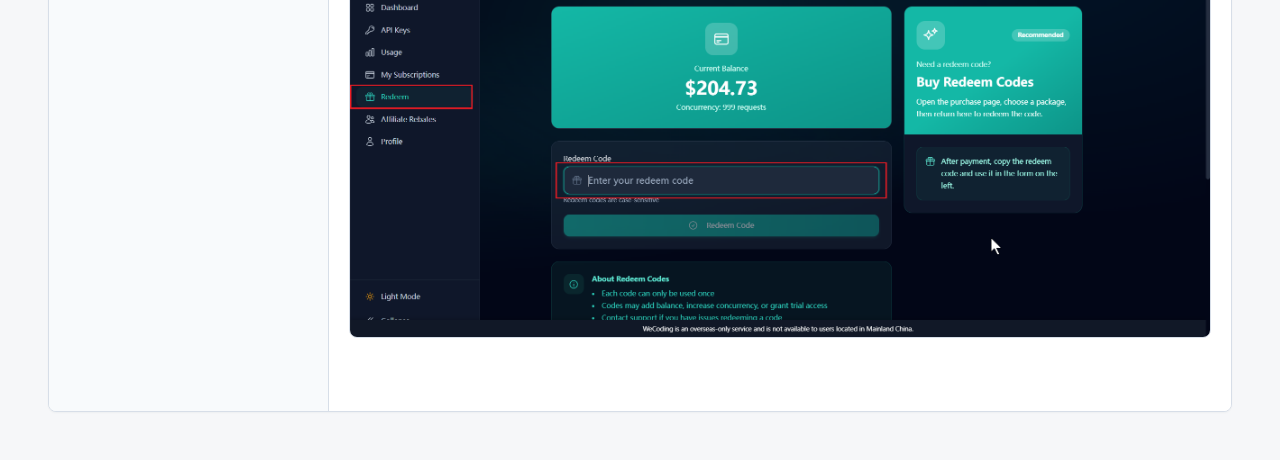
<file: Knowledge/knowledge.html>
﻿<!doctype html>
<html lang="zh-CN">
<head>
  <meta charset="utf-8">
  <meta name="viewport" content="width=device-width, initial-scale=1">
  <title>知识库内容</title>
  <link rel="icon" type="image/svg+xml" href="assets/site-icon.svg">
  <link rel="stylesheet" href="styles.css">
</head>
<body>
  <header>
    <h1>知识库内容</h1>
    <p>知识库内容 - <time id="generated-time"></time></p>
  </header>
  <main>
    <div class="toolbar">
      <div class="summary">Markdown files: 2</div>
      <a class="resource-chip" href="../index.html">主页</a>
      <a class="resource-chip" href="../北京大学2026“教育技术前沿”暑期学校/index.html">返回报告专家</a>
    </div>
    <section class="knowledge" id="knowledge">
      <div class="knowledge-head">
        <h2>知识库内容</h2>
        <a id="knowledge-open" class="knowledge-open" href="codex-install.md" target="_blank" rel="noreferrer">打开原文件</a>
      </div>
      <div class="knowledge-layout">
        <nav id="knowledge-list" class="knowledge-list" aria-label="知识库 Markdown 文件"></nav>
        <article class="knowledge-reader">
          <h3 id="knowledge-title" class="knowledge-title"></h3>
          <div id="knowledge-content" class="markdown-body" aria-live="polite"></div>
        </article>
      </div>
    </section>
  </main>

  <script id="knowledge-data" type="application/json">
[
    {
        "title":  "Windows 下 Codex 安装、配置与使用指南",
        "path":  "codex-install.md",
        "content":  "# Windows 下 Codex 安装、配置与使用指南\n\n## 一、前置准备\n\n1. 安装Node.js：去Node.js官网（https://nodejs.org/zh-cn/download）下载 Windows x64版本并安装（.msi 格式）。\n\n2. 检查Node.js是否安装成功：打开 PowerShell 或 CMD，执行下面其中的一个命令，如果能输出版本号，说明 Node.js 和 npm 已经可用。\n\n   ```bash\n    node -v # 输出 Node.js 版本，如 v22.2.0 \n    npm -v # 输出 npm 版本，如 v10.7.0\n   ```\n\n## 二、安装 Codex CLI\n\n1. 安装Codex CLI：以管理员身份打开 PowerShell 或 CMD，执行下面其中的一个 npm 包的全局安装命令：\n\n   ```bash\n   npm install -g @openai/codex\n   npm install -g @openai/codex --registry=https://registry.npmmirror.com\n   ```\n\n\n2. 检查Codex CLI是否安装成功：安装完成后，重新打开终端执行下面的命令，如果能输出版本号，说明 Codex CLI 安装成功。\n\n   ```bash\n   codex --version # 检验Codex CLI 是否安装成功\n   ```\n\n## 三、安装桌面版codex\n\n1. 安装桌面版codex：在Microsoft Store里面直接下载安装。（注：桌面版codex看自己需要可装可不装，如果不喜欢命令行的黑窗口就装）\n\n## 四、安装插件版codex\n\n1. 安装插件版codex：先安装vscode，然后在vscode里面装Codex – OpenAI’s coding agent插件。（注：插件版codex看自己需要可装可不装）\n\n## 五、API Key授权与配置\n\nCodex 安装完成后，还需要完成账号授权或 API Key 配置，才能正常使用，这里我们用【方式二：API Key 配置】。\n\n| 方式                     | 适合人群                                   | 配置特点                                   |\n| ------------------------ | ------------------------------------------ | ------------------------------------------ |\n| 方式一：ChatGPT 账号授权 | 已有 ChatGPT Plus、Pro、Team 等账号的用户  | 通过浏览器登录授权，流程更接近官方默认体验 |\n| 方式二：API Key 配置     | 没有 ChatGPT 订阅、希望使用 API Key 的用户 | 需要手动维护 `.codex` 目录中的配置文件     |\n\n### 方式一：ChatGPT 账号授权\n\n1. 在终端中执行：\n\n   ```bash\n   codex login\n   ```\n\n\n2. 按终端提示打开浏览器，完成 ChatGPT 登录和授权。成功后返回终端，看到登录成功提示即可。之后可用下面命令查看当前认证状态：\n\n   ```bash\n   codex login status\n   ```\n\n### 方式二：API Key 配置\n\n1. 获取API Key：具体看【六、API Key获取】。\n\n2. 寻找 .codex 文件夹：打开文件资源管理器，进入用户目录（路径：C:\\Users\\你的用户名），开启「显示隐藏的项目」（顶部「查看」选项卡勾选），找到 .codex 文件夹。\n\n3. 在 .codex 文件夹中，手动创建两个文件：auth.json 和 config.toml\n\n4. 配置 auth.json 文件（存储 API Key）： 用记事本或 VS Code 打开 auth.json，粘贴以下内容，将 sk-xxx 替换为你获取到的实际 API Key，具体看【六、API Key获取】：\n\n   ```bash\n   {\"OPENAI_API_KEY\": \"sk-xxx\"}\n   ```\n\n\n5. 配置 config.toml 文件（配置模型和中转地址）： 用记事本或 VS Code 打开 config.toml，粘贴以下内容（直接复制即可）。\n\n   ```bash\n   model_provider = \"OpenAI\"\n   model = \"gpt-5.5\"\n   review_model = \"gpt-5.5\"\n   model_reasoning_effort = \"xhigh\"\n   disable_response_storage = true\n   network_access = \"enabled\"\n   windows_wsl_setup_acknowledged = true\n\n   [model_providers.OpenAI]\n   name = \"OpenAI\"\n   base_url = \"https://yuzapi.fun\"\n   wire_api = \"responses\"\n   requires_openai_auth = true\n\n   [features]\n   goals = true\n   ```\n\n\n6. 验证API Key 配置是否成功：重启PowerShell 或 CMD，再执行下面的命令，如果能进入下面的 Codex 交互界面，说明配置已经成功！已经成功！已经成功！\n\n   ```bash\n   codex\n   ```\n\n   ![78196340606](codex-install.assets/1781963406063.png)\n\n## 六、API Key获取\n\n1. 获取API Key：注册帐号获取API Key（https://yuzapi.fun/register?aff=CVAYSV57LVMK），配置到 auth.json里。\n\n   ![78196360449](codex-install.assets/1781963604495.png)\n\n   ![78196372720](codex-install.assets/1781963727205.png)\n\n   ![78196387975](codex-install.assets/1781963879759.png)\n\n2. 帐号充值并用卡密兑换（https://pay.ldxp.cn/shop/O6E79ERA）。\n\n   ![78177177111](codex-install.assets/1781771771117.png)\n\n   ![78196429507](codex-install.assets/1781964295073.png)\n\n   ​\n\n\n\n"
    },
    {
        "title":  "重装系统",
        "path":  "重装系统方法.md",
        "content":  "# 重装系统\r\n\r\n## 认识基本知识\r\n\r\n1.  装系统的本质：运行在U盘内存放好的windows镜像\r\n2.  安装系统的方法：第一种：微软官方ISO镜像文件直接写入；第二种：PE便携式操作系统辅助安装写入（PE (Preinstallation Environment, 预安装环境)）。\r\n\r\n\r\n3.  U盘格式化的方式：FAT32：单个分区不能超过32G，单个文件不能超过4G。exFAT和NTFS：老旧主板和老旧电脑无法识别。\r\n\r\n\r\n4.  磁盘分区格式和启动引导：开机引导方式：Legacy引导、UEFI引导；存储数据的结构：MBR分区、GPT分区；MBR分区要用Legacy引导，GPT分区的要用UEFI引导。\r\n\r\n## 第一种：微软官方ISO镜像文件直接写入\r\n\r\n1.  下载系统安装文件进U盘\r\n\r\n```\r\n百度搜索微软官网下载win10\r\n下载win10启动盘制作工具\r\n打开win10启动盘制作工具\r\n接受许可条款\r\n选择为另一台电脑创建安装介质（U盘、DVD或ISO文件）\r\n选择U盘（ISO文件就是单纯下载安装包）\r\n加载中，U盘被格式化为FAT32格式\r\nU盘有了win10的安装文件（安装系统时文件必须放在根目录下）\r\n```\r\n\r\n2.  正式安装\r\n\r\n```\r\n进入BIOS画面（按开机按钮并不断按delete键（不同电脑不一样，可能是F2、F10、F12）;可以修改语言为中文；把UEFI引导的U盘放置于第一启动项，优先于磁盘本身启动；选择Exit选项卡下的Save Change \u0026 Rest（即保存并重启电脑））\r\n进入安装流程（下一步；下一步；删除分区；新建分区；选择C盘；（有可能会报错，那么刷新；新建分区；选择C盘）；下一步；加载中：写入系统；10秒后重启；拔掉U盘;Win10初始化界面（自由选择；等待几分钟））\r\n调出我的电脑和控制面板（桌面右键，个性化，主题，桌面图标设置，勾选计算机，控制面板，确定）\r\n装驱动\r\n```\r\n\r\n3.  BIOS的高级模式：\r\n\r\n```\r\nBoot选项卡下的Boot Option #1选择为UEFI引导的U盘；\r\nExit选项卡下的Save Change \u0026 Rest（即保存并重启电脑）\r\n```\r\n\r\n4.  转换分区表类型\r\n\r\n```\r\n报错：Windows无法安装到这个磁盘。选中的磁盘采用MBR分区表。在EFI系统上，windows只能安装到GPT磁盘。\r\n\r\n方法1.转硬盘格式\r\n在当前安装界面按住【Shift】+【F10】调出命令提示符窗口；\r\n输入【diskpart】，按回车执行;\r\n进入DISKPART命令模式，输入【list disk】回车，列出当前磁盘信息；\r\n要转换磁盘0格式，则输入【select disk 0】回车，输入【clean】，删除磁盘分区；\r\n输入【convert gpt】则转为GPT；或者输入【convert MBR】 转换为 MBR格式；\r\n最后输入两次 【exit】 回车退出命令提示符，返回安装界面继续安装系统。\r\n```\r\n\r\n![](重装系统方法.assets/image1.jpeg)\r\n\r\n## 第二种：PE便携式操作系统辅助安装写入\r\n\r\n1.  微PE制作\r\n\r\n```\r\n百度搜索微PE进入微PE官网\r\n下载：微PE工具箱V2.0 64位\r\n打开微PE安装包，安装进U盘内\r\nU盘被分成两个分区\r\n下载win10的ISO文件\r\n```\r\n\r\n2.  MSDN下载纯净版ISO镜像文件\r\n\r\n```\r\n检验文件完整性：哈希值\r\nIHasher计算哈希值\r\n```\r\n\r\n3.  安装步骤\r\n\r\n```\r\n进入BIOS画面（按开机按钮并不断按delete键，不同电脑不一样，可能是F2、F10、F12）；把UEFI引导的U盘放置于第一启动项，优先于磁盘本身启动，保存并退出 \r\n进入微PE桌面，打开分区工具，快速分区（注意对齐分区到此扇区的整数倍、转换分区表类型为GUID格式）\r\n自备网卡驱动或是驱动精灵装网卡驱动、其它驱动\r\n调出我的电脑和控制面板（个性化，主题，桌面图标设置）\r\n```\r\n\r\n![mage](重装系统方法.assets/image2.jpeg)\r\n\r\n![mage](重装系统方法.assets/image3.jpeg)\r\n\r\n![mage](重装系统方法.assets/image4.jpeg)\r\n\r\n![mage](重装系统方法.assets/image5.jpeg)\r\n\r\n\r\n\r\n## 安装中间中断出错以及解决\r\n\r\n![mage](重装系统方法.assets/image6.png)\r\n\r\n![mage](重装系统方法.assets/image7.png)\r\n\r\nShift+f10；regedit；"
    }
]
  </script>
  <script>
    const knowledgeDocs = JSON.parse(document.getElementById('knowledge-data').textContent);
    const generatedTime = document.getElementById('generated-time');
    const knowledgeList = document.getElementById('knowledge-list');
    const knowledgeTitle = document.getElementById('knowledge-title');
    const knowledgeContent = document.getElementById('knowledge-content');
    const knowledgeOpen = document.getElementById('knowledge-open');

    function formatDateTime(date) {
      const pad = (value) => String(value).padStart(2, '0');
      return [
        date.getFullYear(),
        pad(date.getMonth() + 1),
        pad(date.getDate())
      ].join('-') + ' ' + [
        pad(date.getHours()),
        pad(date.getMinutes()),
        pad(date.getSeconds())
      ].join(':');
    }

    const now = new Date();
    generatedTime.textContent = formatDateTime(now);
    generatedTime.dateTime = now.toISOString();

    function escapeHtml(value) {
      return String(value)
        .replace(/&/g, '&amp;')
        .replace(/</g, '&lt;')
        .replace(/>/g, '&gt;')
        .replace(/"/g, '&quot;')
        .replace(/'/g, '&#39;');
    }

    function resolveMarkdownUrl(url, docPath) {
      const trimmed = url.trim();
      if (/^(https?:|mailto:|tel:|#|data:|blob:)/i.test(trimmed)) return trimmed;
      const base = docPath.slice(0, docPath.lastIndexOf('/') + 1);
      return base + trimmed.replace(/^\.?\//, '');
    }

    function renderInlineMarkdown(text, docPath) {
      return escapeHtml(text)
        .replace(/\x60([^\x60]+)\x60/g, '<code>$1</code>')
        .replace(/\*\*([^*]+)\*\*/g, '<strong>$1</strong>')
        .replace(/\[([^\]]+)\]\(([^)]+)\)/g, (_, label, url) => {
          const href = encodeURI(resolveMarkdownUrl(url, docPath));
          return '<a href="' + escapeHtml(href) + '" target="_blank" rel="noreferrer">' + label + '</a>';
        });
    }

    function isTableSeparator(line) {
      return /^\s*\|?\s*:?-{3,}:?\s*(\|\s*:?-{3,}:?\s*)+\|?\s*$/.test(line);
    }

    function parseTableRow(line) {
      return line.trim().replace(/^\|/, '').replace(/\|$/, '').split('|').map((cell) => cell.trim());
    }

    function renderTable(lines, docPath) {
      const header = parseTableRow(lines[0]);
      const rows = lines.slice(2).map(parseTableRow);
      const headHtml = header.map((cell) => '<th>' + renderInlineMarkdown(cell, docPath) + '</th>').join('');
      const bodyHtml = rows.map((row) => {
        return '<tr>' + row.map((cell) => '<td>' + renderInlineMarkdown(cell, docPath) + '</td>').join('') + '</tr>';
      }).join('');
      return '<table><thead><tr>' + headHtml + '</tr></thead><tbody>' + bodyHtml + '</tbody></table>';
    }

    function renderMarkdown(markdown, docPath) {
      const lines = markdown.replace(/\r\n/g, '\n').split('\n');
      const html = [];
      let paragraph = [];
      let listType = '';
      let inCode = false;
      let codeLines = [];

      function flushParagraph() {
        if (!paragraph.length) return;
        html.push('<p>' + renderInlineMarkdown(paragraph.join(' '), docPath) + '</p>');
        paragraph = [];
      }

      function closeList() {
        if (!listType) return;
        html.push('</' + listType + '>');
        listType = '';
      }

      for (let index = 0; index < lines.length; index += 1) {
        const line = lines[index];
        const trimmed = line.trim();

        if (trimmed.startsWith('\x60\x60\x60')) {
          if (inCode) {
            html.push('<pre><code>' + escapeHtml(codeLines.join('\n')) + '</code></pre>');
            codeLines = [];
            inCode = false;
          } else {
            flushParagraph();
            closeList();
            inCode = true;
          }
          continue;
        }

        if (inCode) {
          codeLines.push(line);
          continue;
        }

        if (!trimmed) {
          flushParagraph();
          closeList();
          continue;
        }

        if (line.includes('|') && lines[index + 1] && isTableSeparator(lines[index + 1])) {
          flushParagraph();
          closeList();
          const tableLines = [line, lines[index + 1]];
          index += 2;
          while (index < lines.length && lines[index].includes('|')) {
            tableLines.push(lines[index]);
            index += 1;
          }
          index -= 1;
          html.push(renderTable(tableLines, docPath));
          continue;
        }

        const heading = trimmed.match(/^(#{1,6})\s+(.+)$/);
        if (heading) {
          flushParagraph();
          closeList();
          const level = heading[1].length;
          html.push('<h' + level + '>' + renderInlineMarkdown(heading[2], docPath) + '</h' + level + '>');
          continue;
        }

        const image = trimmed.match(/^!\[([^\]]*)\]\(([^)]+)\)$/);
        if (image) {
          flushParagraph();
          closeList();
          const src = encodeURI(resolveMarkdownUrl(image[2], docPath));
          html.push('<img src="' + escapeHtml(src) + '" alt="' + escapeHtml(image[1]) + '">');
          continue;
        }

        const ordered = trimmed.match(/^\d+\.\s+(.+)$/);
        if (ordered) {
          flushParagraph();
          if (listType !== 'ol') {
            closeList();
            listType = 'ol';
            html.push('<ol>');
          }
          html.push('<li>' + renderInlineMarkdown(ordered[1], docPath) + '</li>');
          continue;
        }

        const unordered = trimmed.match(/^[-*]\s+(.+)$/);
        if (unordered) {
          flushParagraph();
          if (listType !== 'ul') {
            closeList();
            listType = 'ul';
            html.push('<ul>');
          }
          html.push('<li>' + renderInlineMarkdown(unordered[1], docPath) + '</li>');
          continue;
        }

        paragraph.push(trimmed);
      }

      if (inCode) {
        html.push('<pre><code>' + escapeHtml(codeLines.join('\n')) + '</code></pre>');
      }
      flushParagraph();
      closeList();

      return html.join('\n');
    }

    async function getMarkdown(doc) {
      try {
        const response = await fetch(encodeURI(doc.path), { cache: 'no-cache' });
        if (!response.ok) throw new Error('Cannot load markdown');
        return await response.text();
      } catch (error) {
        return doc.content || '';
      }
    }

    async function loadKnowledgeDoc(doc, button) {
      document.querySelectorAll('.knowledge-item').forEach((item) => item.classList.remove('active'));
      button.classList.add('active');
      knowledgeTitle.textContent = doc.title;
      knowledgeOpen.href = doc.path;
      knowledgeContent.innerHTML = '<p class="muted">加载中...</p>';
      const markdown = await getMarkdown(doc);
      knowledgeContent.innerHTML = renderMarkdown(markdown, doc.path);
    }

    knowledgeDocs.forEach((doc, index) => {
      const button = document.createElement('button');
      button.className = 'knowledge-item';
      button.type = 'button';
      button.textContent = doc.title;
      button.addEventListener('click', () => loadKnowledgeDoc(doc, button));
      knowledgeList.appendChild(button);
      if (index === 0) loadKnowledgeDoc(doc, button);
    });
  </script>
</body>
</html>
</file>
<file: styles.css>
﻿    :root {
      color-scheme: light;
      --bg: #f6f7f9;
      --panel: #ffffff;
      --text: #1f2933;
      --muted: #64748b;
      --line: #d7dee8;
      --accent: #246b6f;
      --accent-2: #8b5e34;
      --soft: #e8f2f2;
      --shadow: 0 16px 40px rgba(31, 41, 51, .12);
    }
    * { box-sizing: border-box; }
    body {
      margin: 0;
      background: var(--bg);
      color: var(--text);
      font-family: "Microsoft YaHei", "PingFang SC", "Segoe UI", Arial, sans-serif;
      line-height: 1.55;
    }
    header {
      background: #183642;
      color: white;
      padding: 28px clamp(18px, 5vw, 56px);
    }
    header h1 {
      margin: 0 0 8px;
      font-size: clamp(24px, 3vw, 38px);
      font-weight: 760;
      letter-spacing: 0;
    }
    header p {
      margin: 0;
      color: rgba(255,255,255,.78);
    }
    main {
      max-width: 1240px;
      margin: 0 auto;
      padding: 24px clamp(14px, 3vw, 28px) 48px;
    }
    .toolbar {
      display: flex;
      gap: 12px;
      align-items: center;
      justify-content: space-between;
      margin-bottom: 16px;
    }
    .summary {
      color: var(--muted);
      font-size: 14px;
    }
    .search {
      width: min(360px, 100%);
      border: 1px solid var(--line);
      border-radius: 8px;
      padding: 10px 12px;
      font-size: 15px;
      background: white;
    }
    .table-wrap {
      overflow-x: auto;
      background: var(--panel);
      border: 1px solid var(--line);
      border-radius: 8px;
      box-shadow: 0 1px 2px rgba(31,41,51,.04);
    }
    table {
      width: 100%;
      border-collapse: collapse;
      min-width: 980px;
    }
    th, td {
      border-bottom: 1px solid var(--line);
      padding: 12px 14px;
      text-align: left;
      vertical-align: middle;
    }
    th {
      background: #eef3f6;
      color: #243b53;
      font-size: 14px;
      font-weight: 700;
      position: sticky;
      top: 0;
      z-index: 1;
    }
    tr:last-child td { border-bottom: 0; }
    .expert-trigger {
      display: inline-flex;
      align-items: center;
      gap: 10px;
      border: 0;
      background: transparent;
      color: var(--accent);
      padding: 0;
      font: inherit;
      font-weight: 700;
      cursor: pointer;
    }
    .expert-trigger:hover span { text-decoration: underline; }
    .avatar {
      width: 46px;
      height: 46px;
      border-radius: 50%;
      object-fit: cover;
      border: 2px solid var(--soft);
      background: var(--soft);
      flex: 0 0 auto;
    }
    .resource-chip {
      display: inline-flex;
      align-items: center;
      min-height: 28px;
      margin: 2px 4px 2px 0;
      padding: 4px 8px;
      border-radius: 8px;
      background: #f1f6f4;
      color: var(--accent);
      text-decoration: none;
      font-size: 13px;
      white-space: nowrap;
    }
    .resource-chip:hover { text-decoration: underline; }
    .title-pdf-link {
      color: var(--accent);
      font-weight: 700;
      text-decoration: none;
    }
    .title-pdf-link:hover { text-decoration: underline; }
    .title-pdf-list {
      display: flex;
      flex-direction: column;
      gap: 4px;
      margin-top: 6px;
      font-size: 13px;
    }
    .inline-link {
      display: inline-flex;
      margin: 4px 8px 0 0;
      color: var(--accent);
      font-weight: 700;
    }
    .muted { color: var(--muted); }
    .knowledge {
      margin-top: 24px;
      overflow: hidden;
      background: var(--panel);
      border: 1px solid var(--line);
      border-radius: 8px;
      box-shadow: 0 1px 2px rgba(31,41,51,.04);
    }
    .knowledge-head {
      display: flex;
      align-items: center;
      justify-content: space-between;
      gap: 14px;
      padding: 16px 20px;
      border-bottom: 1px solid var(--line);
      background: #eef3f6;
    }
    .knowledge-head h2 {
      margin: 0;
      color: #243b53;
      font-size: 20px;
    }
    .knowledge-open {
      flex: 0 0 auto;
      color: var(--accent);
      font-weight: 700;
      text-decoration: none;
    }
    .knowledge-open:hover { text-decoration: underline; }
    .knowledge-layout {
      display: grid;
      grid-template-columns: minmax(220px, 280px) minmax(0, 1fr);
      min-height: 520px;
    }
    .knowledge-list {
      padding: 12px;
      border-right: 1px solid var(--line);
      background: #f8fafc;
    }
    .knowledge-item {
      width: 100%;
      margin: 0 0 8px;
      padding: 10px 12px;
      border: 1px solid var(--line);
      border-radius: 8px;
      background: white;
      color: var(--text);
      cursor: pointer;
      font: inherit;
      font-weight: 700;
      text-align: left;
    }
    .knowledge-item:hover {
      border-color: var(--accent);
      color: var(--accent);
    }
    .knowledge-item.active {
      border-color: var(--accent);
      background: var(--soft);
      color: var(--accent);
    }
    .knowledge-reader {
      min-width: 0;
      padding: 20px;
      background: white;
    }
    .knowledge-title {
      margin: 0 0 16px;
      color: var(--accent-2);
      font-size: 22px;
    }
    .markdown-body {
      max-width: 900px;
      color: var(--text);
      font-size: 15px;
    }
    .markdown-body h1,
    .markdown-body h2,
    .markdown-body h3,
    .markdown-body h4,
    .markdown-body h5,
    .markdown-body h6 {
      margin: 22px 0 10px;
      color: #243b53;
      line-height: 1.35;
    }
    .markdown-body h1:first-child,
    .markdown-body h2:first-child,
    .markdown-body h3:first-child {
      margin-top: 0;
    }
    .markdown-body p {
      margin: 0 0 12px;
    }
    .markdown-body ul,
    .markdown-body ol {
      margin: 0 0 14px;
      padding-left: 24px;
    }
    .markdown-body li {
      margin: 6px 0;
    }
    .markdown-body code {
      padding: 2px 5px;
      border-radius: 4px;
      background: #eef3f6;
      font-family: Consolas, "Cascadia Mono", monospace;
      font-size: .92em;
    }
    .markdown-body pre {
      overflow-x: auto;
      margin: 0 0 16px;
      padding: 14px;
      border: 1px solid var(--line);
      border-radius: 8px;
      background: #101820;
      color: #f8fafc;
    }
    .markdown-body pre code {
      padding: 0;
      background: transparent;
      color: inherit;
    }
    .markdown-body img {
      display: block;
      max-width: 100%;
      height: auto;
      margin: 14px 0 18px;
      border: 1px solid var(--line);
      border-radius: 8px;
    }
    .markdown-body table {
      display: block;
      width: 100%;
      min-width: 0;
      overflow-x: auto;
      margin: 0 0 16px;
      border-collapse: collapse;
    }
    .markdown-body th,
    .markdown-body td {
      padding: 8px 10px;
      border: 1px solid var(--line);
      text-align: left;
      vertical-align: top;
    }
    .markdown-body th {
      background: #eef3f6;
      color: #243b53;
    }
    .knowledge-frame {
      width: 100%;
      height: 540px;
      border: 1px solid var(--line);
      border-radius: 8px;
      background: white;
    }
    .knowledge-fallback {
      margin: 0 0 12px;
      color: var(--muted);
      font-size: 14px;
    }
    .modal-backdrop {
      position: fixed;
      inset: 0;
      display: none;
      align-items: center;
      justify-content: center;
      padding: 20px;
      background: rgba(15, 23, 42, .5);
      z-index: 10;
    }
    .modal-backdrop.open { display: flex; }
    .modal {
      width: min(760px, 100%);
      max-height: min(760px, 90vh);
      overflow: auto;
      background: white;
      border-radius: 8px;
      box-shadow: var(--shadow);
    }
    .modal-head {
      display: flex;
      gap: 16px;
      align-items: center;
      padding: 20px;
      border-bottom: 1px solid var(--line);
    }
    .modal-head img {
      width: 88px;
      height: 88px;
      border-radius: 50%;
      object-fit: cover;
      background: var(--soft);
    }
    .modal-head h2 {
      margin: 0 0 4px;
      font-size: 24px;
    }
    .modal-head p {
      margin: 0;
      color: var(--muted);
    }
    .modal-body {
      padding: 20px;
    }
    .modal-body h3 {
      margin: 0 0 8px;
      font-size: 18px;
      color: var(--accent-2);
    }
    .modal-body p {
      margin: 0 0 14px;
      white-space: pre-wrap;
    }
    .intro-content p {
      margin: 0 0 16px;
    }
    .intro-content strong {
      display: inline-block;
      margin-bottom: 4px;
      color: var(--accent-2);
    }
    .close-btn {
      margin-left: auto;
      width: 38px;
      height: 38px;
      border: 1px solid var(--line);
      border-radius: 8px;
      background: white;
      cursor: pointer;
      font-size: 22px;
      line-height: 1;
    }
    @media (max-width: 760px) {
      .toolbar { align-items: stretch; flex-direction: column; }
      .knowledge-head { align-items: flex-start; flex-direction: column; }
      .knowledge-layout { grid-template-columns: 1fr; }
      .knowledge-list {
        border-right: 0;
        border-bottom: 1px solid var(--line);
      }
      .modal-head { align-items: flex-start; }
    }


.home-page {
  min-height: 100vh;
}
.home-header {
  display: flex;
  align-items: flex-end;
  min-height: 260px;
  background: linear-gradient(135deg, #183642 0%, #246b6f 58%, #8b5e34 100%);
}
.home-header > div {
  width: min(1120px, 100%);
  margin: 0 auto;
}
.home-header h1 {
  max-width: 760px;
  font-size: clamp(34px, 5vw, 62px);
}
.home-header p {
  max-width: 720px;
  font-size: 16px;
}
.home-eyebrow {
  margin: 0 0 8px;
  color: rgba(255,255,255,.72);
  font-size: 13px;
  font-weight: 700;
  letter-spacing: .08em;
  text-transform: uppercase;
}
.home-main {
  max-width: 1120px;
}
.home-grid {
  display: grid;
  grid-template-columns: repeat(3, minmax(0, 1fr));
  gap: 16px;
}
.home-card {
  display: flex;
  flex-direction: column;
  min-height: 190px;
  padding: 20px;
  border: 1px solid var(--line);
  border-radius: 8px;
  background: var(--panel);
  color: var(--text);
  text-decoration: none;
  box-shadow: 0 1px 2px rgba(31,41,51,.04);
}
.home-card:hover {
  border-color: var(--accent);
  box-shadow: var(--shadow);
  transform: translateY(-2px);
}
.home-card-kicker {
  margin-bottom: 14px;
  color: var(--accent-2);
  font-size: 12px;
  font-weight: 800;
  letter-spacing: .08em;
  text-transform: uppercase;
}
.home-card strong {
  margin-bottom: 12px;
  color: #243b53;
  font-size: 22px;
  line-height: 1.3;
}
.home-card span:last-child {
  color: var(--muted);
}
@media (max-width: 900px) {
  .home-grid { grid-template-columns: 1fr; }
  .home-header { min-height: 220px; }
}
</file>
<file: Knowledge/styles.css>
﻿    :root {
      color-scheme: light;
      --bg: #f6f7f9;
      --panel: #ffffff;
      --text: #1f2933;
      --muted: #64748b;
      --line: #d7dee8;
      --accent: #246b6f;
      --accent-2: #8b5e34;
      --soft: #e8f2f2;
      --shadow: 0 16px 40px rgba(31, 41, 51, .12);
    }
    * { box-sizing: border-box; }
    body {
      margin: 0;
      background: var(--bg);
      color: var(--text);
      font-family: "Microsoft YaHei", "PingFang SC", "Segoe UI", Arial, sans-serif;
      line-height: 1.55;
    }
    header {
      background: #183642;
      color: white;
      padding: 28px clamp(18px, 5vw, 56px);
    }
    header h1 {
      margin: 0 0 8px;
      font-size: clamp(24px, 3vw, 38px);
      font-weight: 760;
      letter-spacing: 0;
    }
    header p {
      margin: 0;
      color: rgba(255,255,255,.78);
    }
    main {
      max-width: 1240px;
      margin: 0 auto;
      padding: 24px clamp(14px, 3vw, 28px) 48px;
    }
    .toolbar {
      display: flex;
      gap: 12px;
      align-items: center;
      justify-content: space-between;
      margin-bottom: 16px;
    }
    .summary {
      color: var(--muted);
      font-size: 14px;
    }
    .search {
      width: min(360px, 100%);
      border: 1px solid var(--line);
      border-radius: 8px;
      padding: 10px 12px;
      font-size: 15px;
      background: white;
    }
    .table-wrap {
      overflow-x: auto;
      background: var(--panel);
      border: 1px solid var(--line);
      border-radius: 8px;
      box-shadow: 0 1px 2px rgba(31,41,51,.04);
    }
    table {
      width: 100%;
      border-collapse: collapse;
      min-width: 980px;
    }
    th, td {
      border-bottom: 1px solid var(--line);
      padding: 12px 14px;
      text-align: left;
      vertical-align: middle;
    }
    th {
      background: #eef3f6;
      color: #243b53;
      font-size: 14px;
      font-weight: 700;
      position: sticky;
      top: 0;
      z-index: 1;
    }
    tr:last-child td { border-bottom: 0; }
    .expert-trigger {
      display: inline-flex;
      align-items: center;
      gap: 10px;
      border: 0;
      background: transparent;
      color: var(--accent);
      padding: 0;
      font: inherit;
      font-weight: 700;
      cursor: pointer;
    }
    .expert-trigger:hover span { text-decoration: underline; }
    .avatar {
      width: 46px;
      height: 46px;
      border-radius: 50%;
      object-fit: cover;
      border: 2px solid var(--soft);
      background: var(--soft);
      flex: 0 0 auto;
    }
    .resource-chip {
      display: inline-flex;
      align-items: center;
      min-height: 28px;
      margin: 2px 4px 2px 0;
      padding: 4px 8px;
      border-radius: 8px;
      background: #f1f6f4;
      color: var(--accent);
      text-decoration: none;
      font-size: 13px;
      white-space: nowrap;
    }
    .resource-chip:hover { text-decoration: underline; }
    .title-pdf-link {
      color: var(--accent);
      font-weight: 700;
      text-decoration: none;
    }
    .title-pdf-link:hover { text-decoration: underline; }
    .title-pdf-list {
      display: flex;
      flex-direction: column;
      gap: 4px;
      margin-top: 6px;
      font-size: 13px;
    }
    .inline-link {
      display: inline-flex;
      margin: 4px 8px 0 0;
      color: var(--accent);
      font-weight: 700;
    }
    .muted { color: var(--muted); }
    .knowledge {
      margin-top: 24px;
      overflow: hidden;
      background: var(--panel);
      border: 1px solid var(--line);
      border-radius: 8px;
      box-shadow: 0 1px 2px rgba(31,41,51,.04);
    }
    .knowledge-head {
      display: flex;
      align-items: center;
      justify-content: space-between;
      gap: 14px;
      padding: 16px 20px;
      border-bottom: 1px solid var(--line);
      background: #eef3f6;
    }
    .knowledge-head h2 {
      margin: 0;
      color: #243b53;
      font-size: 20px;
    }
    .knowledge-open {
      flex: 0 0 auto;
      color: var(--accent);
      font-weight: 700;
      text-decoration: none;
    }
    .knowledge-open:hover { text-decoration: underline; }
    .knowledge-layout {
      display: grid;
      grid-template-columns: minmax(220px, 280px) minmax(0, 1fr);
      min-height: 520px;
    }
    .knowledge-list {
      padding: 12px;
      border-right: 1px solid var(--line);
      background: #f8fafc;
    }
    .knowledge-item {
      width: 100%;
      margin: 0 0 8px;
      padding: 10px 12px;
      border: 1px solid var(--line);
      border-radius: 8px;
      background: white;
      color: var(--text);
      cursor: pointer;
      font: inherit;
      font-weight: 700;
      text-align: left;
    }
    .knowledge-item:hover {
      border-color: var(--accent);
      color: var(--accent);
    }
    .knowledge-item.active {
      border-color: var(--accent);
      background: var(--soft);
      color: var(--accent);
    }
    .knowledge-reader {
      min-width: 0;
      padding: 20px;
      background: white;
    }
    .knowledge-title {
      margin: 0 0 16px;
      color: var(--accent-2);
      font-size: 22px;
    }
    .markdown-body {
      max-width: 900px;
      color: var(--text);
      font-size: 15px;
    }
    .markdown-body h1,
    .markdown-body h2,
    .markdown-body h3,
    .markdown-body h4,
    .markdown-body h5,
    .markdown-body h6 {
      margin: 22px 0 10px;
      color: #243b53;
      line-height: 1.35;
    }
    .markdown-body h1:first-child,
    .markdown-body h2:first-child,
    .markdown-body h3:first-child {
      margin-top: 0;
    }
    .markdown-body p {
      margin: 0 0 12px;
    }
    .markdown-body ul,
    .markdown-body ol {
      margin: 0 0 14px;
      padding-left: 24px;
    }
    .markdown-body li {
      margin: 6px 0;
    }
    .markdown-body code {
      padding: 2px 5px;
      border-radius: 4px;
      background: #eef3f6;
      font-family: Consolas, "Cascadia Mono", monospace;
      font-size: .92em;
    }
    .markdown-body pre {
      overflow-x: auto;
      margin: 0 0 16px;
      padding: 14px;
      border: 1px solid var(--line);
      border-radius: 8px;
      background: #101820;
      color: #f8fafc;
    }
    .markdown-body pre code {
      padding: 0;
      background: transparent;
      color: inherit;
    }
    .markdown-body img {
      display: block;
      max-width: 100%;
      height: auto;
      margin: 14px 0 18px;
      border: 1px solid var(--line);
      border-radius: 8px;
    }
    .markdown-body table {
      display: block;
      width: 100%;
      min-width: 0;
      overflow-x: auto;
      margin: 0 0 16px;
      border-collapse: collapse;
    }
    .markdown-body th,
    .markdown-body td {
      padding: 8px 10px;
      border: 1px solid var(--line);
      text-align: left;
      vertical-align: top;
    }
    .markdown-body th {
      background: #eef3f6;
      color: #243b53;
    }
    .knowledge-frame {
      width: 100%;
      height: 540px;
      border: 1px solid var(--line);
      border-radius: 8px;
      background: white;
    }
    .knowledge-fallback {
      margin: 0 0 12px;
      color: var(--muted);
      font-size: 14px;
    }
    .modal-backdrop {
      position: fixed;
      inset: 0;
      display: none;
      align-items: center;
      justify-content: center;
      padding: 20px;
      background: rgba(15, 23, 42, .5);
      z-index: 10;
    }
    .modal-backdrop.open { display: flex; }
    .modal {
      width: min(760px, 100%);
      max-height: min(760px, 90vh);
      overflow: auto;
      background: white;
      border-radius: 8px;
      box-shadow: var(--shadow);
    }
    .modal-head {
      display: flex;
      gap: 16px;
      align-items: center;
      padding: 20px;
      border-bottom: 1px solid var(--line);
    }
    .modal-head img {
      width: 88px;
      height: 88px;
      border-radius: 50%;
      object-fit: cover;
      background: var(--soft);
    }
    .modal-head h2 {
      margin: 0 0 4px;
      font-size: 24px;
    }
    .modal-head p {
      margin: 0;
      color: var(--muted);
    }
    .modal-body {
      padding: 20px;
    }
    .modal-body h3 {
      margin: 0 0 8px;
      font-size: 18px;
      color: var(--accent-2);
    }
    .modal-body p {
      margin: 0 0 14px;
      white-space: pre-wrap;
    }
    .intro-content p {
      margin: 0 0 16px;
    }
    .intro-content strong {
      display: inline-block;
      margin-bottom: 4px;
      color: var(--accent-2);
    }
    .close-btn {
      margin-left: auto;
      width: 38px;
      height: 38px;
      border: 1px solid var(--line);
      border-radius: 8px;
      background: white;
      cursor: pointer;
      font-size: 22px;
      line-height: 1;
    }
    @media (max-width: 760px) {
      .toolbar { align-items: stretch; flex-direction: column; }
      .knowledge-head { align-items: flex-start; flex-direction: column; }
      .knowledge-layout { grid-template-columns: 1fr; }
      .knowledge-list {
        border-right: 0;
        border-bottom: 1px solid var(--line);
      }
      .modal-head { align-items: flex-start; }
    }


.home-page {
  min-height: 100vh;
}
.home-header {
  display: flex;
  align-items: flex-end;
  min-height: 260px;
  background: linear-gradient(135deg, #183642 0%, #246b6f 58%, #8b5e34 100%);
}
.home-header > div {
  width: min(1120px, 100%);
  margin: 0 auto;
}
.home-header h1 {
  max-width: 760px;
  font-size: clamp(34px, 5vw, 62px);
}
.home-header p {
  max-width: 720px;
  font-size: 16px;
}
.home-eyebrow {
  margin: 0 0 8px;
  color: rgba(255,255,255,.72);
  font-size: 13px;
  font-weight: 700;
  letter-spacing: .08em;
  text-transform: uppercase;
}
.home-main {
  max-width: 1120px;
}
.home-grid {
  display: grid;
  grid-template-columns: repeat(3, minmax(0, 1fr));
  gap: 16px;
}
.home-card {
  display: flex;
  flex-direction: column;
  min-height: 190px;
  padding: 20px;
  border: 1px solid var(--line);
  border-radius: 8px;
  background: var(--panel);
  color: var(--text);
  text-decoration: none;
  box-shadow: 0 1px 2px rgba(31,41,51,.04);
}
.home-card:hover {
  border-color: var(--accent);
  box-shadow: var(--shadow);
  transform: translateY(-2px);
}
.home-card-kicker {
  margin-bottom: 14px;
  color: var(--accent-2);
  font-size: 12px;
  font-weight: 800;
  letter-spacing: .08em;
  text-transform: uppercase;
}
.home-card strong {
  margin-bottom: 12px;
  color: #243b53;
  font-size: 22px;
  line-height: 1.3;
}
.home-card span:last-child {
  color: var(--muted);
}
@media (max-width: 900px) {
  .home-grid { grid-template-columns: 1fr; }
  .home-header { min-height: 220px; }
}
</file>
